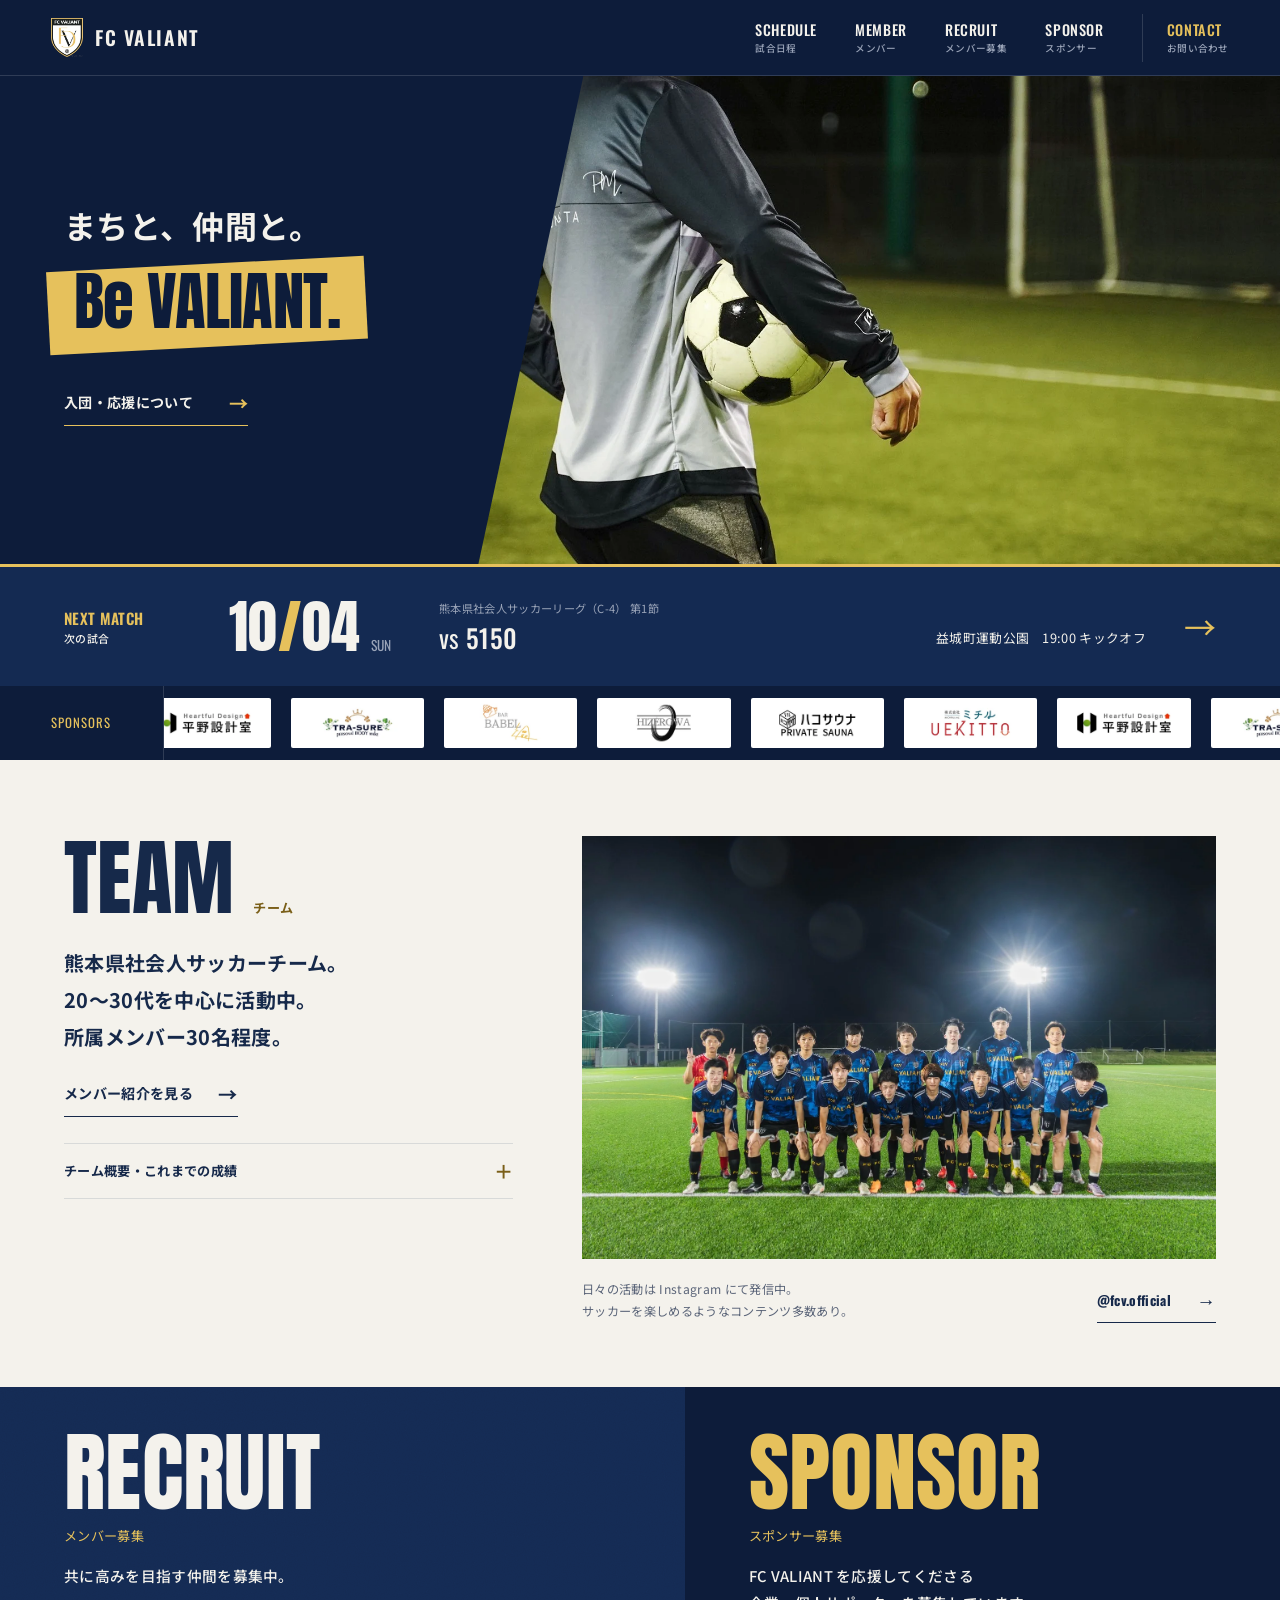
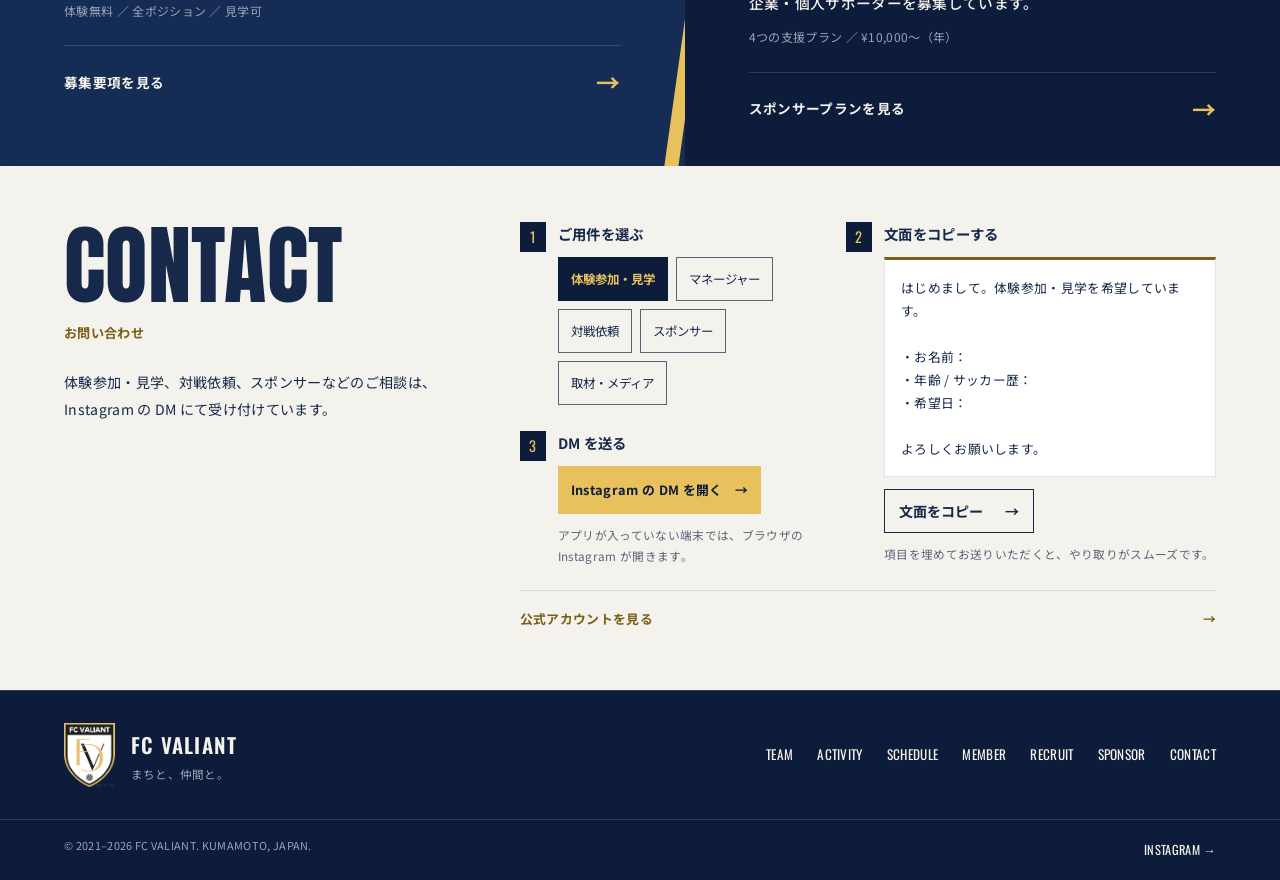
<file: index.html>
<!DOCTYPE html>
<html lang="ja">
<head>
<meta charset="UTF-8" />
<meta name="viewport" content="width=device-width, initial-scale=1.0" />
<title>FC VALIANT | 熊本県社会人サッカーチーム</title>
<meta name="description" content="FC VALIANT（エフシー・ヴァリアント）は熊本県の社会人サッカーチーム。地域の行事に顔を出し、メンバーの転職や資格の相談にのる。まちと仲間の双方から頼られるクラブを目指しています。" />
<meta property="og:title" content="FC VALIANT | 熊本県社会人サッカーチーム" />
<meta property="og:description" content="まちと、仲間と。熊本の社会人サッカーチーム FC VALIANT。" />
<meta property="og:type" content="website" />
<meta name="twitter:card" content="summary_large_image" />
<meta property="og:locale" content="ja_JP" />
<meta property="og:site_name" content="FC VALIANT" />
<meta property="og:url" content="https://fc-valiant-site.vercel.app/" />
<link rel="canonical" href="https://fc-valiant-site.vercel.app/" />
<meta property="og:image" content="https://fc-valiant-site.vercel.app/assets/img/ogp.jpg" />
<link rel="icon" href="assets/img/favicon-64.png" />
<link rel="preconnect" href="https://fonts.googleapis.com" />
<link rel="preconnect" href="https://fonts.gstatic.com" crossorigin />
<link href="https://fonts.googleapis.com/css2?family=Anton&family=Oswald:wght@400;500;600;700&family=Noto+Sans+JP:wght@400;500;700;900&display=swap" rel="stylesheet" />
<script>/* トップの入場アニメーション：1セッションに1回だけ（?intro=1 で強制）。動きを止める設定では出さない */
try{if(!matchMedia("(prefers-reduced-motion: reduce)").matches&&(location.search.indexOf("intro=1")>-1||!sessionStorage.getItem("fcv-intro"))){document.documentElement.classList.add("intro");sessionStorage.setItem("fcv-intro","1")}}catch(e){}</script>
<link rel="stylesheet" href="assets/css/style.css?v=6b449d9a" />
<!-- GA4 start -->
<script async src="https://www.googletagmanager.com/gtag/js?id=G-N5YR1ZRBVX"></script>
<script>
  window.dataLayer = window.dataLayer || [];
  function gtag(){dataLayer.push(arguments);}
  gtag('js', new Date());
  gtag('config', 'G-N5YR1ZRBVX');
</script>
<!-- GA4 end -->
</head>
<body class="page-index">

<a class="skip-link" href="#main">本文へスキップ</a>

<!-- ===== Header ===== -->
<header class="header" id="header">
  <a href="index.html" class="header__brand" aria-label="FC VALIANT ホーム">
    <img src="assets/img/logo.webp" alt="" class="header__logo" width="230" height="289" />
    <span class="header__name">FC VALIANT</span>
  </a>
  <nav class="nav" id="nav" aria-label="メインナビゲーション">
    <a href="schedule.html"><span>SCHEDULE</span><small>試合日程</small></a>
    <a href="member.html"><span>MEMBER</span><small>メンバー</small></a>
    <a href="recruit.html"><span>RECRUIT</span><small>メンバー募集</small></a>
    <a href="sponsor.html"><span>SPONSOR</span><small>スポンサー</small></a>
    <a href="#contact" data-scroll class="nav__cta"><span>CONTACT</span><small>お問い合わせ</small></a>
  </nav>
  <button type="button" class="burger" id="burger" aria-label="メニューを開く" aria-expanded="false" aria-controls="nav">
    <span></span><span></span><span></span>
  </button>
</header>

<main id="main" tabindex="-1">

<!-- 1. 写真・次戦・参加方法。次戦の手動更新箇所はここ1か所 -->
<section class="hero poster-paper" id="top" aria-labelledby="home-title">
  <div class="hero__media">
    <img src="assets/img/hero.webp" alt="ナイター照明の下、ボールを抱えて立つFC VALIANTの選手" class="hero__img" width="1565" height="1046" fetchpriority="high" />
  </div>
  <div class="hero__content" id="heroContent">
    <h1 class="hero__lead" id="home-title">まちと、仲間と。<br><em>Be VALIANT.</em></h1>
    <a href="#join" class="hero__join" data-scroll>入団・応援について <i aria-hidden="true">→</i></a>
  </div>
  <!-- ▼ 次戦：schedule.html の直近試合に手で合わせる（自動同期ではありません）▼ -->
  <a class="hero__next" href="schedule.html">
    <span class="hero__next-kicker">NEXT MATCH<span>次の試合</span></span>
    <span class="hero__next-date"><time datetime="2026-10-04">10<i>/</i>04</time><em>SUN</em></span>
    <span class="hero__next-info">
      <span class="hero__next-comp">熊本県社会人サッカーリーグ（C-4） 第1節</span>
      <span class="hero__next-match">vs <b>5150</b></span>
      <span class="hero__next-meta">益城町運動公園　19:00 キックオフ</span>
    </span>
    <span class="hero__next-arrow" aria-hidden="true">→</span>
  </a>
  <div class="hero__bar">
    <a class="hero__bar-tag" href="sponsor.html">SPONSORS</a>
    <div class="hero__bar-ticker" aria-label="クラブスポンサー">
      <!-- 1組だけ置く。画面幅を埋める複製は main.js の initSponsorMarquee が行う -->
      <div class="hero__bar-track" id="sponsorTrack">
        <span class="sponsor-run"><a class="sponsor-link" href="https://hakosauna.com" target="_blank" rel="noopener" aria-label="ハコサウナ（別タブで開きます）"><img src="assets/img/sponsors/hako-sauna.webp" alt="ハコサウナ" class="sponsor-logo" width="320" height="120" decoding="async" /></a><a class="sponsor-link" href="https://www.instagram.com/uekitto__310" target="_blank" rel="noopener" aria-label="株式会社ミチル UEKITTO（別タブで開きます）"><img src="assets/img/sponsors/uekitto.webp" alt="株式会社ミチル UEKITTO" class="sponsor-logo" width="320" height="120" decoding="async" /></a><a class="sponsor-link" href="https://j-hirano.co.jp" target="_blank" rel="noopener" aria-label="平野設計室（別タブで開きます）"><img src="assets/img/sponsors/hirano-sekkeishitsu.webp" alt="平野設計室" class="sponsor-logo" width="320" height="120" decoding="async" /></a><a class="sponsor-link" href="https://tra-sure.com" target="_blank" rel="noopener" aria-label="TRA-SURE（別タブで開きます）"><img src="assets/img/sponsors/tra-sure.webp" alt="TRA-SURE" class="sponsor-logo" width="320" height="120" decoding="async" /></a><a class="sponsor-link" href="https://www.instagram.com/bar_babel2026" target="_blank" rel="noopener" aria-label="BAR BABEL（別タブで開きます）"><img src="assets/img/sponsors/bar-babel.webp" alt="BAR BABEL" class="sponsor-logo" width="320" height="120" decoding="async" /></a><a class="sponsor-link" href="https://hizerowa.studio.site" target="_blank" rel="noopener" aria-label="HIZEROWA（別タブで開きます）"><img src="assets/img/sponsors/hizerowa.webp" alt="HIZEROWA" class="sponsor-logo" width="320" height="120" decoding="async" /></a></span>
      </div>
    </div>
  </div>
</section>

<!-- 2. チームの顔。実績・概要は開いて読める -->
<section class="club" id="team" aria-labelledby="team-title">
  <div class="club__intro">
    <div class="section-title"><h2 id="team-title">TEAM</h2><p>チーム</p></div>
    <p class="club__lead" data-reveal>熊本県社会人サッカーチーム。<br>20〜30代を中心に活動中。<br>所属メンバー30名程度。</p>
    <a href="member.html" class="text-link">メンバー紹介を見る <i aria-hidden="true">→</i></a>
    <details class="club__details">
      <summary>チーム概要・これまでの成績 <span aria-hidden="true">＋</span></summary>
      <dl class="team__meta">
      <div><dt>CLUB</dt><dd>FC VALIANT</dd></div>
      <div><dt>BASE</dt><dd>熊本県</dd></div>
      <div><dt>FOUNDED</dt><dd>2021年1月</dd></div>
      <div><dt>ACTIVITY</dt><dd>週1回　土または日　20:00〜22:00</dd></div>
      <div><dt>AREA</dt><dd>熊本市・嘉島町・益城町</dd></div>
      <div>
        <dt>RECORD</dt>
        <dd>2022 フットボールパーク御代志 ソサイチお試しリーグ 優勝<br>2023 熊本県社会人リーグ（CL） 2位<br>2024 熊本県社会人リーグ（CL） 3位<br>2025 熊本県社会人リーグ（CL） 3位</dd>
      </div>
    </dl>
    </details>
  </div>
  <div class="club__visual">
    <figure class="club__photo" data-reveal>
      <img src="assets/img/team-group.webp" alt="FC VALIANT チーム集合写真" width="1567" height="1045" loading="lazy" />
    </figure>
    <div class="club__activity" id="activity">
      <p>日々の活動は Instagram にて発信中。<br>サッカーを楽しめるようなコンテンツ多数あり。</p>
      <a href="https://www.instagram.com/fcv.official/" data-ig="profile" target="_blank" rel="noopener" class="text-link"><span data-ig-handle>公式アカウント</span> <i aria-hidden="true">→</i></a>
    </div>
  </div>
</section>

<!-- 3. 二つの関わり方。詳細は各ページへ -->
<section class="join" id="join" aria-label="入団・応援について">
  <a class="join__recruit poster-paper" id="recruit" href="recruit.html">
    <h2>RECRUIT</h2><p class="join__label">メンバー募集</p>
    <p class="join__lead">共に高みを目指す仲間を募集中。</p>
    <p class="join__meta">体験無料 ／ 全ポジション ／ 見学可</p>
    <span class="join__action">募集要項を見る <i aria-hidden="true">→</i></span>
  </a>
  <a class="join__sponsor" id="sponsor" href="sponsor.html">
    <h2>SPONSOR</h2><p class="join__label">スポンサー募集</p>
    <p class="join__lead">FC VALIANT を応援してくださる<br>企業・個人サポーターを募集しています。</p>
    <p class="join__meta">4つの支援プラン ／ ¥10,000〜（年）</p>
    <span class="join__action">スポンサープランを見る <i aria-hidden="true">→</i></span>
  </a>
</section>

<!-- 4. 用件を選ぶ → 文面をコピー → DMを開く -->
<section class="contact" id="contact" aria-labelledby="contact-title">
  <div class="contact__intro">
    <div class="section-title"><h2 id="contact-title">CONTACT</h2><p>お問い合わせ</p></div>
    <p class="contact__lead">体験参加・見学、対戦依頼、スポンサーなどのご相談は、Instagram の DM にて受け付けています。</p>
  </div>
  <div class="dm" data-reveal>
    <ol class="dm__steps">
      <li class="dm__step">
        <span class="dm__no" aria-hidden="true">1</span>
        <div class="dm__body">
          <h3 class="dm__h">ご用件を選ぶ</h3>
          <div class="dm__topics" role="group" aria-label="お問い合わせ種別">
            <button type="button" class="topic-btn" data-topic-btn="体験参加・見学" aria-pressed="true">体験参加・見学</button>
            <button type="button" class="topic-btn" data-topic-btn="マネージャー" aria-pressed="false">マネージャー</button>
            <button type="button" class="topic-btn" data-topic-btn="対戦依頼" aria-pressed="false">対戦依頼</button>
            <button type="button" class="topic-btn" data-topic-btn="スポンサー" aria-pressed="false">スポンサー</button>
            <button type="button" class="topic-btn" data-topic-btn="取材・メディア" aria-pressed="false">取材・メディア</button>
          </div>
        </div>
      </li>

      <li class="dm__step">
        <span class="dm__no" aria-hidden="true">2</span>
        <div class="dm__body">
          <h3 class="dm__h">文面をコピーする</h3>
          <pre class="dm__template" id="dmTemplate">はじめまして。体験参加・見学を希望しています。

・お名前：
・年齢 / サッカー歴：
・希望日：

よろしくお願いします。</pre>
          <button type="button" class="btn btn--ghost dm__copy" id="dmCopy">文面をコピー <i>→</i></button>
          <p class="dm__hint" id="dmCopyNote" role="status">項目を埋めてお送りいただくと、やり取りがスムーズです。</p>
        </div>
      </li>

      <li class="dm__step">
        <span class="dm__no" aria-hidden="true">3</span>
        <div class="dm__body">
          <h3 class="dm__h">DM を送る</h3>
          <a href="https://ig.me/m/fcv.official" data-ig="dm" target="_blank" rel="noopener" class="btn btn--gold dm__send">Instagram の DM を開く <i>→</i></a>
          <p class="dm__hint">アプリが入っていない端末では、ブラウザの Instagram が開きます。</p>
        </div>
      </li>
    </ol>

    <a href="https://www.instagram.com/fcv.official/" data-ig="profile" target="_blank" rel="noopener" class="contact__insta">
      <span>公式アカウントを見る</span><i>→</i>
    </a>
  </div>
</section>

</main>

<!-- ===== Footer ===== -->
<footer class="footer">
  <div class="footer__top">
    <a class="footer__brand" href="index.html">
      <img src="assets/img/logo.webp" alt="" width="230" height="289" />
      <p>FC VALIANT<span>まちと、仲間と。</span></p>
    </a>
    <nav class="footer__nav" aria-label="フッターナビゲーション">
      <a href="index.html#team">TEAM</a>
      <a href="index.html#activity">ACTIVITY</a>
      <a href="schedule.html">SCHEDULE</a>
      <a href="member.html">MEMBER</a>
      <a href="recruit.html">RECRUIT</a>
      <a href="sponsor.html">SPONSOR</a>
      <a href="index.html#contact">CONTACT</a>
    </nav>
  </div>
  <div class="footer__bottom">
    <span>© 2021–2026 FC VALIANT. KUMAMOTO, JAPAN.</span>
    <a href="https://www.instagram.com/fcv.official/" data-ig="profile" target="_blank" rel="noopener">INSTAGRAM →</a>
  </div>
</footer>

<a href="#top" class="totop" id="totop" data-scroll aria-label="ページトップへ">↑</a>

<script src="assets/js/main.js?v=f37acf5a"></script>
</body>
</html>
</file>
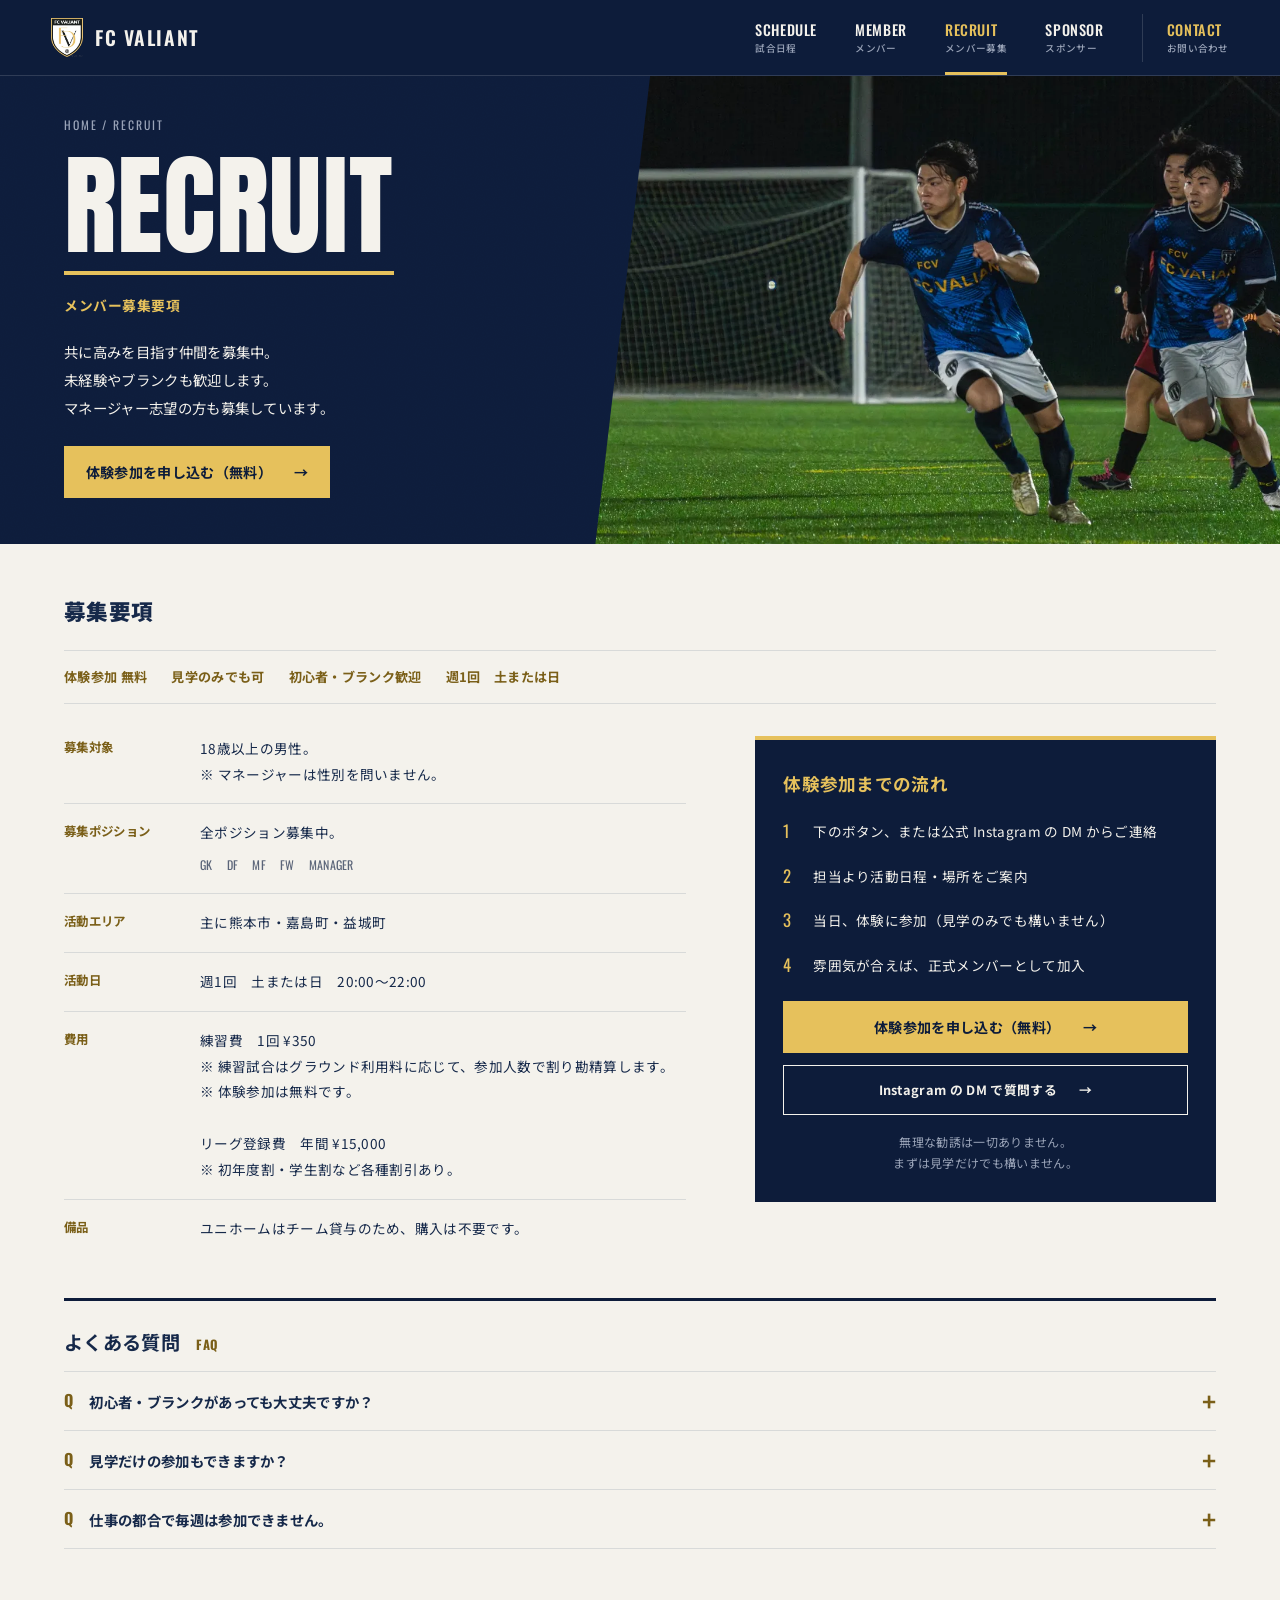
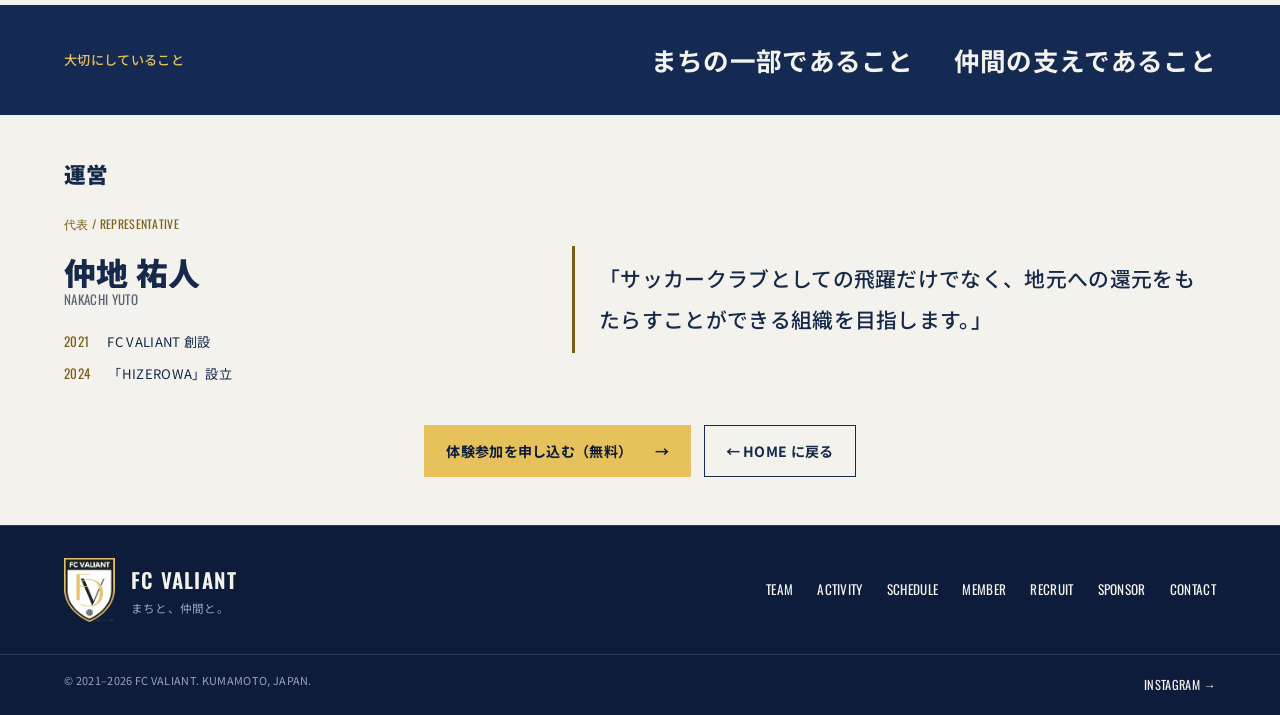
<file: recruit.html>
<!DOCTYPE html>
<html lang="ja">
<head>
<meta charset="UTF-8" />
<meta name="viewport" content="width=device-width, initial-scale=1.0" />
<title>RECRUIT メンバー募集 | FC VALIANT</title>
<meta name="description" content="FC VALIANT（熊本県社会人サッカーチーム）のメンバー募集要項。経験の有無は問いません。マネージャー志望の方も歓迎。体験参加は無料、見学のみでも可。全ポジション募集中。" />
<meta property="og:title" content="RECRUIT メンバー募集 | FC VALIANT" />
<meta property="og:description" content="一緒にボールを蹴る仲間を募集中。経験の有無は問いません。" />
<meta property="og:type" content="website" />
<meta name="twitter:card" content="summary_large_image" />
<meta property="og:locale" content="ja_JP" />
<meta property="og:site_name" content="FC VALIANT" />
<meta property="og:url" content="https://fc-valiant-site.vercel.app/recruit.html" />
<link rel="canonical" href="https://fc-valiant-site.vercel.app/recruit.html" />
<meta property="og:image" content="https://fc-valiant-site.vercel.app/assets/img/ogp.jpg" />
<link rel="icon" href="assets/img/favicon-64.png" />
<link rel="preconnect" href="https://fonts.googleapis.com" />
<link rel="preconnect" href="https://fonts.gstatic.com" crossorigin />
<link href="https://fonts.googleapis.com/css2?family=Anton&family=Oswald:wght@400;500;600;700&family=Noto+Sans+JP:wght@400;500;700;900&display=swap" rel="stylesheet" />
<link rel="stylesheet" href="assets/css/style.css?v=6b449d9a" />
<!-- GA4 start -->
<script async src="https://www.googletagmanager.com/gtag/js?id=G-N5YR1ZRBVX"></script>
<script>
  window.dataLayer = window.dataLayer || [];
  function gtag(){dataLayer.push(arguments);}
  gtag('js', new Date());
  gtag('config', 'G-N5YR1ZRBVX');
</script>
<!-- GA4 end -->
</head>
<body class="page-recruit">

<a class="skip-link" href="#main">本文へスキップ</a>

<!-- ===== Header ===== -->
<header class="header" id="header">
  <a href="index.html" class="header__brand" aria-label="FC VALIANT ホーム">
    <img src="assets/img/logo.webp" alt="" class="header__logo" width="230" height="289" />
    <span class="header__name">FC VALIANT</span>
  </a>
  <nav class="nav" id="nav" aria-label="メインナビゲーション">
    <a href="schedule.html"><span>SCHEDULE</span><small>試合日程</small></a>
    <a href="member.html"><span>MEMBER</span><small>メンバー</small></a>
    <a href="recruit.html" class="is-active" aria-current="page"><span>RECRUIT</span><small>メンバー募集</small></a>
    <a href="sponsor.html"><span>SPONSOR</span><small>スポンサー</small></a>
    <a href="index.html#contact" class="nav__cta"><span>CONTACT</span><small>お問い合わせ</small></a>
  </nav>
  <button type="button" class="burger" id="burger" aria-label="メニューを開く" aria-expanded="false" aria-controls="nav">
    <span></span><span></span><span></span>
  </button>
</header>

<main id="main" tabindex="-1">

<!-- ===== Sub hero ===== -->
<section class="subhero subhero--recruit poster-paper" id="top">
  <div class="subhero__copy">
  <p class="subhero__crumb"><a href="index.html">HOME</a> <span aria-hidden="true">/</span> RECRUIT</p>
  <h1 class="subhero__en">RECRUIT</h1>
  <p class="subhero__ja">メンバー募集要項</p>
  <p class="subhero__lead">共に高みを目指す仲間を募集中。<br>未経験やブランクも歓迎します。<br>マネージャー志望の方も募集しています。</p>
  <a href="index.html?topic=体験参加・見学#contact" class="btn btn--gold">体験参加を申し込む（無料） <i aria-hidden="true">→</i></a>
  </div>
  <figure class="subhero__photo"><img src="assets/img/act-04.webp" alt="試合中に走り出すFC VALIANTの選手たち" width="1200" height="800" fetchpriority="high" /></figure>
</section>

<!-- ===== Recruit =====
     ▼▼▼ プレースホルダー：募集対象・ポジション・練習日時・会費（月額◯,◯◯◯円）・持ち物・FAQの回答は
     仮の内容です。実際の運用に合わせて差し替えてください。 ▼▼▼ -->
<section class="recruit recruit--page" aria-labelledby="recruit-spec-title">
  <h2 class="compact-title" id="recruit-spec-title">募集要項</h2>

  <ul class="recruit__badges" data-reveal aria-label="参加しやすいポイント">
    <li>体験参加 無料</li>
    <li>見学のみでも可</li>
    <li>初心者・ブランク歓迎</li>
    <li>週1回　土または日</li>
  </ul>

  <div class="recruit__grid">
    <dl class="recruit__spec">
      <div data-reveal>
        <dt>募集対象</dt>
        <dd>18歳以上の男性。<br>※ マネージャーは性別を問いません。</dd>
      </div>
      <div data-reveal>
        <dt>募集ポジション</dt>
        <dd>全ポジション募集中。
          <span class="recruit__pos">
            <span>GK</span><span>DF</span><span>MF</span><span>FW</span><span>MANAGER</span>
          </span>
        </dd>
      </div>
      <div data-reveal>
        <dt>活動エリア</dt>
        <dd>主に熊本市・嘉島町・益城町</dd>
      </div>
      <div data-reveal>
        <dt>活動日</dt>
        <dd>週1回　土または日　20:00〜22:00</dd>
      </div>
      <div data-reveal>
        <dt>費用</dt>
        <dd>練習費　1回 ¥350<br>※ 練習試合はグラウンド利用料に応じて、参加人数で割り勘精算します。<br>※ 体験参加は無料です。<br><br>リーグ登録費　年間 ¥15,000<br>※ 初年度割・学生割など各種割引あり。</dd>
      </div>
      <div data-reveal>
        <dt>備品</dt>
        <dd>ユニホームはチーム貸与のため、購入は不要です。</dd>
      </div>
    </dl>

    <aside class="recruit__aside" data-reveal>
      <h3>体験参加までの流れ</h3>
      <ol class="recruit__steps">
        <li>下のボタン、または公式 Instagram の DM からご連絡</li>
        <li>担当より活動日程・場所をご案内</li>
        <li>当日、体験に参加（見学のみでも構いません）</li>
        <li>雰囲気が合えば、正式メンバーとして加入</li>
      </ol>
      <a href="index.html?topic=体験参加・見学#contact" class="btn btn--gold btn--block">体験参加を申し込む（無料） <i>→</i></a>
      <a href="https://ig.me/m/fcv.official" data-ig="dm" target="_blank" rel="noopener" class="btn btn--ghost btn--block recruit__dm">Instagram の DM で質問する <i>→</i></a>
      <p class="recruit__assure">無理な勧誘は一切ありません。<br>まずは見学だけでも構いません。</p>
    </aside>
  </div>

  <!-- ▼ FAQ：回答内容はプレースホルダーです。実際の運用（用具貸出の有無など）に合わせて差し替えてください ▼ -->
  <div class="recruit__faq">
    <h3 class="recruit__faq-title" data-reveal>よくある質問 <span>FAQ</span></h3>
    <details class="faq" data-reveal>
      <summary><span class="faq__q" aria-hidden="true">Q</span>初心者・ブランクがあっても大丈夫ですか？</summary>
      <div class="faq__a"><p>歓迎します。経験年数やレベルは問いません。まずは体験で雰囲気を確かめてください。</p></div>
    </details>
    <details class="faq" data-reveal>
      <summary><span class="faq__q" aria-hidden="true">Q</span>見学だけの参加もできますか？</summary>
      <div class="faq__a"><p>可能です。プレーせずに見学されるだけでも構いません。日程はお問い合わせいただければご案内します。</p></div>
    </details>
    <details class="faq" data-reveal>
      <summary><span class="faq__q" aria-hidden="true">Q</span>仕事の都合で毎週は参加できません。</summary>
      <div class="faq__a"><p>問題ありません。メンバーの多くが仕事や家庭と両立しながら活動しています。参加できるときに参加する形で構いません。</p></div>
    </details>
  </div>
</section>

<!-- ===== Vision：READMEで確定した2つの見出し ===== -->
<section class="club-values" id="vision" aria-labelledby="vision-title">
  <h2 id="vision-title">大切にしていること</h2>
  <div><h3>まちの一部であること</h3><h3>仲間の支えであること</h3></div>
</section>

<!-- ===== Staff（代表）===== -->
<section class="staff" id="staff">
  <h2 class="compact-title">運営</h2>
  <div class="staff__card" data-reveal>
    <div class="staff__role">代表 / REPRESENTATIVE</div>
    <h3 class="staff__name" data-anim="chars">仲地 祐人</h3>
    <p class="staff__romaji">NAKACHI YUTO</p>
    <ul class="staff__career">
      
      <li><span>2021</span>FC VALIANT 創設</li>
      <li><span>2024</span>「HIZEROWA」設立</li>
    </ul>
    <p class="staff__quote">「サッカークラブとしての飛躍だけでなく、地元への還元をもたらすことができる組織を目指します。」</p>
  </div>

  <div class="page-cta" data-reveal>
    <a href="index.html?topic=体験参加・見学#contact" class="btn btn--gold">体験参加を申し込む（無料） <i>→</i></a>
    <a href="index.html" class="btn btn--ghost">← HOME に戻る</a>
  </div>
</section>

</main>

<!-- ===== Footer ===== -->
<footer class="footer">
  <div class="footer__top">
    <a class="footer__brand" href="index.html">
      <img src="assets/img/logo.webp" alt="" width="230" height="289" />
      <p>FC VALIANT<span>まちと、仲間と。</span></p>
    </a>
    <nav class="footer__nav" aria-label="フッターナビゲーション">
      <a href="index.html#team">TEAM</a>
      <a href="index.html#activity">ACTIVITY</a>
      <a href="schedule.html">SCHEDULE</a>
      <a href="member.html">MEMBER</a>
      <a href="recruit.html">RECRUIT</a>
      <a href="sponsor.html">SPONSOR</a>
      <a href="index.html#contact">CONTACT</a>
    </nav>
  </div>
  <div class="footer__bottom">
    <span>© 2021–2026 FC VALIANT. KUMAMOTO, JAPAN.</span>
    <a href="https://www.instagram.com/fcv.official/" data-ig="profile" target="_blank" rel="noopener">INSTAGRAM →</a>
  </div>
</footer>

<a href="#top" class="totop" id="totop" data-scroll aria-label="ページトップへ">↑</a>

<script src="assets/js/main.js?v=f37acf5a"></script>
</body>
</html>
</file>
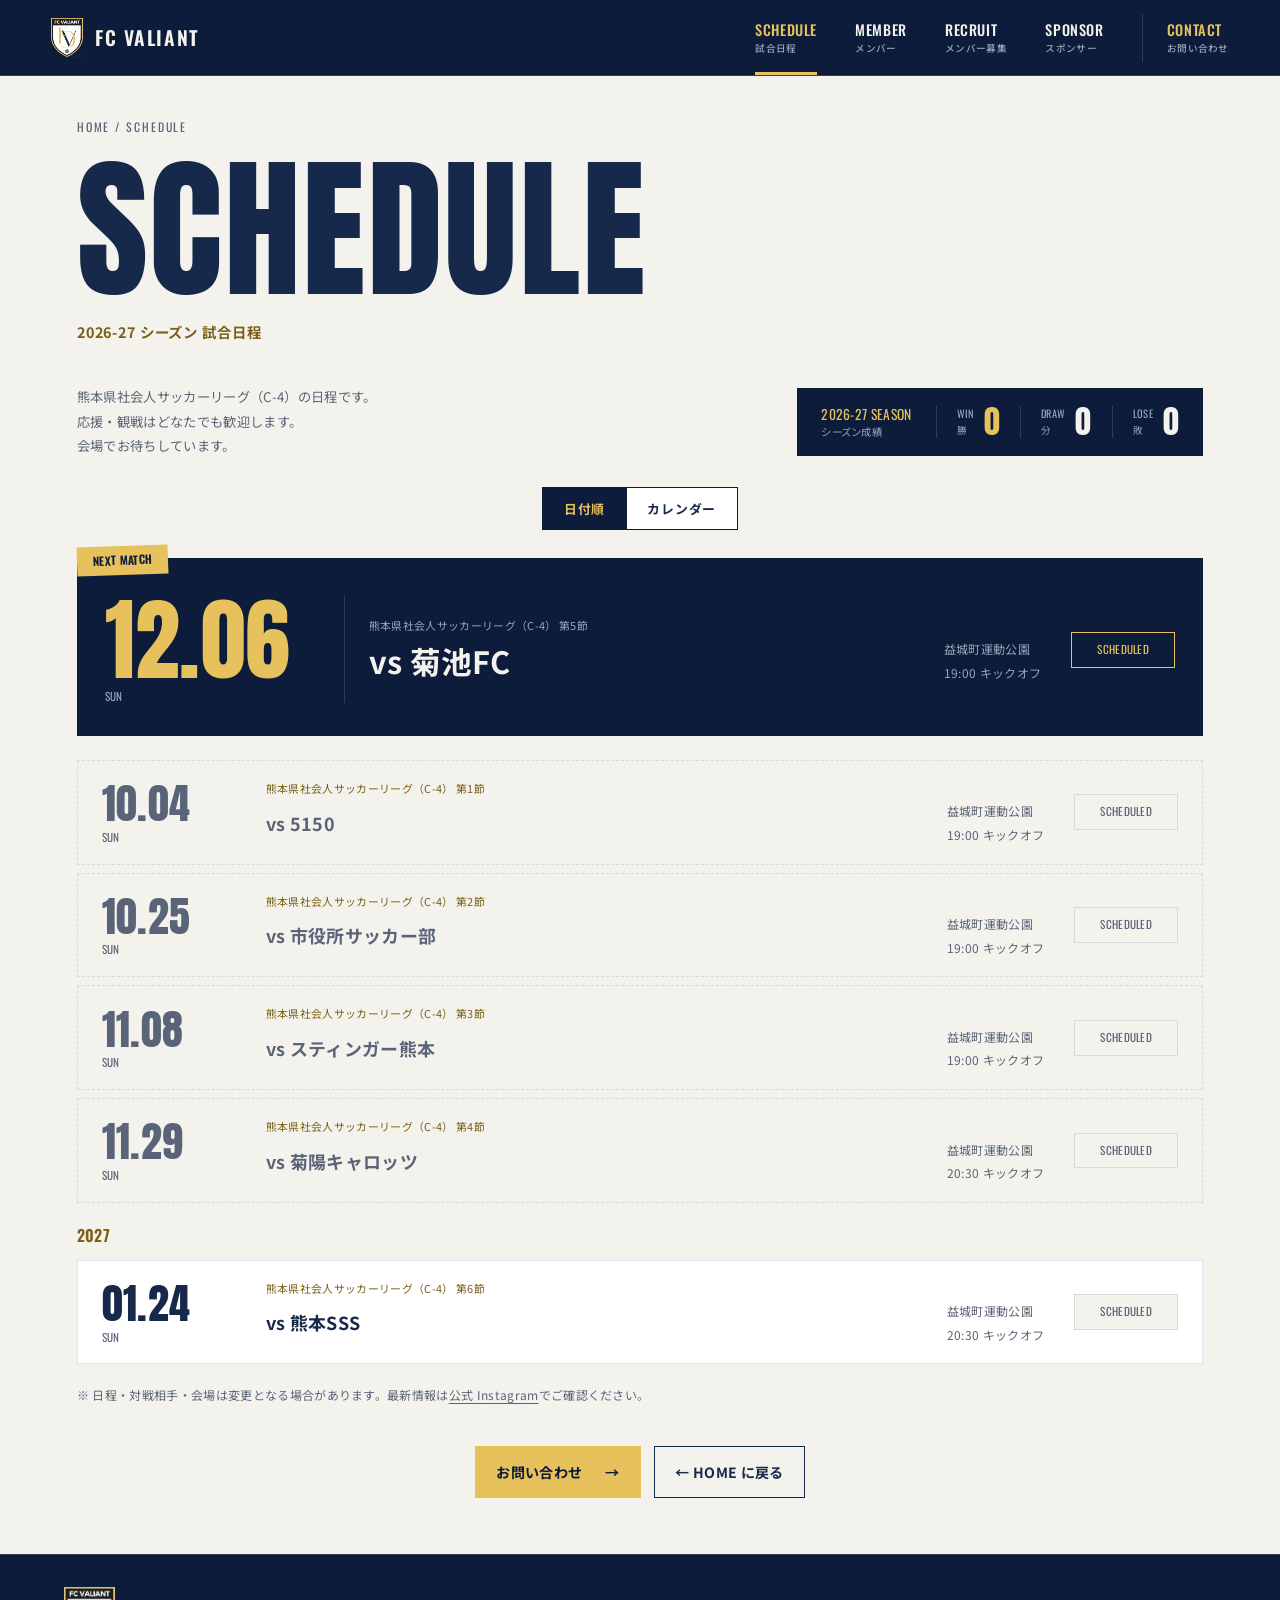
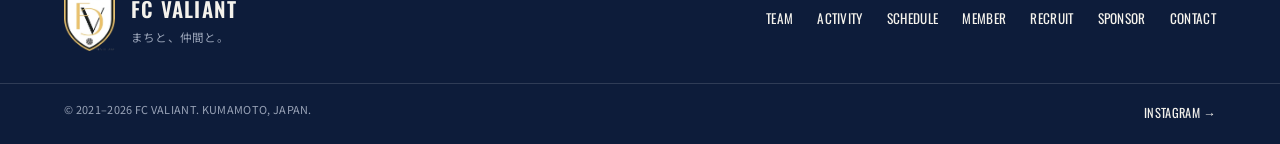
<file: schedule.html>
<!DOCTYPE html>
<html lang="ja">
<head>
<meta charset="UTF-8" />
<meta name="viewport" content="width=device-width, initial-scale=1.0" />
<title>SCHEDULE 試合日程 | FC VALIANT</title>
<meta name="description" content="FC VALIANT（熊本県社会人サッカーチーム）の2026-27シーズン試合日程。熊本県社会人サッカーリーグ（C-4）。観戦はどなたでも歓迎します。" />
<meta property="og:title" content="SCHEDULE | FC VALIANT" />
<meta property="og:description" content="FC VALIANT の 2026-27 シーズン試合日程。観戦はどなたでも歓迎します。" />
<meta property="og:type" content="website" />
<meta name="twitter:card" content="summary_large_image" />
<meta property="og:locale" content="ja_JP" />
<meta property="og:site_name" content="FC VALIANT" />
<meta property="og:url" content="https://fc-valiant-site.vercel.app/schedule.html" />
<link rel="canonical" href="https://fc-valiant-site.vercel.app/schedule.html" />
<meta property="og:image" content="https://fc-valiant-site.vercel.app/assets/img/ogp.jpg" />
<link rel="icon" href="assets/img/favicon-64.png" />
<link rel="preconnect" href="https://fonts.googleapis.com" />
<link rel="preconnect" href="https://fonts.gstatic.com" crossorigin />
<link href="https://fonts.googleapis.com/css2?family=Anton&family=Oswald:wght@400;500;600;700&family=Noto+Sans+JP:wght@400;500;700;900&display=swap" rel="stylesheet" />
<link rel="stylesheet" href="assets/css/style.css?v=6b449d9a" />
<!-- GA4 start -->
<script async src="https://www.googletagmanager.com/gtag/js?id=G-N5YR1ZRBVX"></script>
<script>
  window.dataLayer = window.dataLayer || [];
  function gtag(){dataLayer.push(arguments);}
  gtag('js', new Date());
  gtag('config', 'G-N5YR1ZRBVX');
</script>
<!-- GA4 end -->
</head>
<body class="page-schedule">

<a class="skip-link" href="#main">本文へスキップ</a>

<!-- ===== Header ===== -->
<header class="header" id="header">
  <a href="index.html" class="header__brand" aria-label="FC VALIANT ホーム">
    <img src="assets/img/logo.webp" alt="" class="header__logo" width="230" height="289" />
    <span class="header__name">FC VALIANT</span>
  </a>
  <nav class="nav" id="nav" aria-label="メインナビゲーション">
    <a href="schedule.html" class="is-active" aria-current="page"><span>SCHEDULE</span><small>試合日程</small></a>
    <a href="member.html"><span>MEMBER</span><small>メンバー</small></a>
    <a href="recruit.html"><span>RECRUIT</span><small>メンバー募集</small></a>
    <a href="sponsor.html"><span>SPONSOR</span><small>スポンサー</small></a>
    <a href="index.html#contact" class="nav__cta"><span>CONTACT</span><small>お問い合わせ</small></a>
  </nav>
  <button type="button" class="burger" id="burger" aria-label="メニューを開く" aria-expanded="false" aria-controls="nav">
    <span></span><span></span><span></span>
  </button>
</header>

<main id="main" tabindex="-1">

<!-- ===== Sub hero ===== -->
<section class="subhero subhero--schedule poster-paper" id="top">
  <p class="subhero__crumb"><a href="index.html">HOME</a> <span aria-hidden="true">/</span> SCHEDULE</p>
  <h1 class="subhero__en">SCHEDULE</h1>
  <p class="subhero__ja">2026-27 シーズン 試合日程</p>
</section>

<!-- ===== Schedule =====
     現行6試合を保持。time[datetime] と結果バッジから次戦・成績を自動判定。
     トップの次戦は index.html の .hero__next 1か所を手動更新。 -->
<section class="schedule schedule--page">

  <div class="schedule__summary">
  <p class="schedule__lead" data-anim="lines">熊本県社会人サッカーリーグ（C-4）の日程です。<br>応援・観戦はどなたでも歓迎します。<br>会場でお待ちしています。</p>
  <!-- シーズン成績サマリ（JSが結果バッジから自動集計。JS無効時は非表示） -->
  <div class="season" id="seasonSummary" hidden data-reveal>
    <p class="season__title">2026-27 SEASON<span>シーズン成績</span></p>
    <dl class="season__stats">
      <div class="season__stat season__stat--win"><dt>WIN<i>勝</i></dt><dd data-season="win">0</dd></div>
      <div class="season__stat"><dt>DRAW<i>分</i></dt><dd data-season="draw">0</dd></div>
      <div class="season__stat"><dt>LOSE<i>敗</i></dt><dd data-season="lose">0</dd></div>
    </dl>
  </div>

  </div>

  <!-- 表示切替：日付順のリスト／月ごとのカレンダー（中身はどちらも #fixtures から JS が作る） -->
  <div class="sview" id="schedView" role="group" aria-label="表示の切り替え" data-reveal>
    <button type="button" class="sview__btn is-on" data-view="list" aria-pressed="true">日付順</button>
    <button type="button" class="sview__btn" data-view="calendar" aria-pressed="false">カレンダー</button>
  </div>

  <div class="calendar" id="calendar" hidden></div>

  <div class="fixtures" id="fixtures">

    <div class="fixture" data-reveal>
      <time class="fixture__date" datetime="2026-10-04"><b>10.04</b><span>SUN</span></time>
      <div class="fixture__body">
        <span class="fixture__comp">熊本県社会人サッカーリーグ（C-4） 第1節</span>
        <span class="fixture__match">vs 5150</span>
        <span class="fixture__venue">益城町運動公園</span>
        <span class="fixture__ko">19:00 キックオフ</span>
      </div>
      <span class="fixture__status fixture__status--scheduled">SCHEDULED</span>
    </div>

    <div class="fixture" data-reveal>
      <time class="fixture__date" datetime="2026-10-25"><b>10.25</b><span>SUN</span></time>
      <div class="fixture__body">
        <span class="fixture__comp">熊本県社会人サッカーリーグ（C-4） 第2節</span>
        <span class="fixture__match">vs 市役所サッカー部</span>
        <span class="fixture__venue">益城町運動公園</span>
        <span class="fixture__ko">19:00 キックオフ</span>
      </div>
      <span class="fixture__status fixture__status--scheduled">SCHEDULED</span>
    </div>

    <div class="fixture" data-reveal>
      <time class="fixture__date" datetime="2026-11-08"><b>11.08</b><span>SUN</span></time>
      <div class="fixture__body">
        <span class="fixture__comp">熊本県社会人サッカーリーグ（C-4） 第3節</span>
        <span class="fixture__match">vs スティンガー熊本</span>
        <span class="fixture__venue">益城町運動公園</span>
        <span class="fixture__ko">19:00 キックオフ</span>
      </div>
      <span class="fixture__status fixture__status--scheduled">SCHEDULED</span>
    </div>

    <div class="fixture" data-reveal>
      <time class="fixture__date" datetime="2026-11-29"><b>11.29</b><span>SUN</span></time>
      <div class="fixture__body">
        <span class="fixture__comp">熊本県社会人サッカーリーグ（C-4） 第4節</span>
        <span class="fixture__match">vs 菊陽キャロッツ</span>
        <span class="fixture__venue">益城町運動公園</span>
        <span class="fixture__ko">20:30 キックオフ</span>
      </div>
      <span class="fixture__status fixture__status--scheduled">SCHEDULED</span>
    </div>

    <div class="fixture" data-reveal>
      <time class="fixture__date" datetime="2026-12-06"><b>12.06</b><span>SUN</span></time>
      <div class="fixture__body">
        <span class="fixture__comp">熊本県社会人サッカーリーグ（C-4） 第5節</span>
        <span class="fixture__match">vs 菊池FC</span>
        <span class="fixture__venue">益城町運動公園</span>
        <span class="fixture__ko">19:00 キックオフ</span>
      </div>
      <span class="fixture__status fixture__status--scheduled">SCHEDULED</span>
    </div>

    <p class="fixtures__year" data-reveal>2027</p>

    <div class="fixture" data-reveal>
      <time class="fixture__date" datetime="2027-01-24"><b>01.24</b><span>SUN</span></time>
      <div class="fixture__body">
        <span class="fixture__comp">熊本県社会人サッカーリーグ（C-4） 第6節</span>
        <span class="fixture__match">vs 熊本SSS</span>
        <span class="fixture__venue">益城町運動公園</span>
        <span class="fixture__ko">20:30 キックオフ</span>
      </div>
      <span class="fixture__status fixture__status--scheduled">SCHEDULED</span>
    </div>
  </div>
  <p class="schedule__note" data-reveal>※ 日程・対戦相手・会場は変更となる場合があります。最新情報は<a href="https://www.instagram.com/fcv.official/" data-ig="profile" target="_blank" rel="noopener">公式 Instagram</a>でご確認ください。</p>

  <div class="page-cta" data-reveal>
    <a href="index.html#contact" class="btn btn--gold">お問い合わせ <i>→</i></a>
    <a href="index.html" class="btn btn--ghost">← HOME に戻る</a>
  </div>
</section>

</main>

<!-- ===== Footer ===== -->
<footer class="footer">
  <div class="footer__top">
    <a class="footer__brand" href="index.html">
      <img src="assets/img/logo.webp" alt="" width="230" height="289" />
      <p>FC VALIANT<span>まちと、仲間と。</span></p>
    </a>
    <nav class="footer__nav" aria-label="フッターナビゲーション">
      <a href="index.html#team">TEAM</a>
      <a href="index.html#activity">ACTIVITY</a>
      <a href="schedule.html">SCHEDULE</a>
      <a href="member.html">MEMBER</a>
      <a href="recruit.html">RECRUIT</a>
      <a href="sponsor.html">SPONSOR</a>
      <a href="index.html#contact">CONTACT</a>
    </nav>
  </div>
  <div class="footer__bottom">
    <span>© 2021–2026 FC VALIANT. KUMAMOTO, JAPAN.</span>
    <a href="https://www.instagram.com/fcv.official/" data-ig="profile" target="_blank" rel="noopener">INSTAGRAM →</a>
  </div>
</footer>

<a href="#top" class="totop" id="totop" data-scroll aria-label="ページトップへ">↑</a>

<script src="assets/js/main.js?v=f37acf5a"></script>
</body>
</html>
</file>
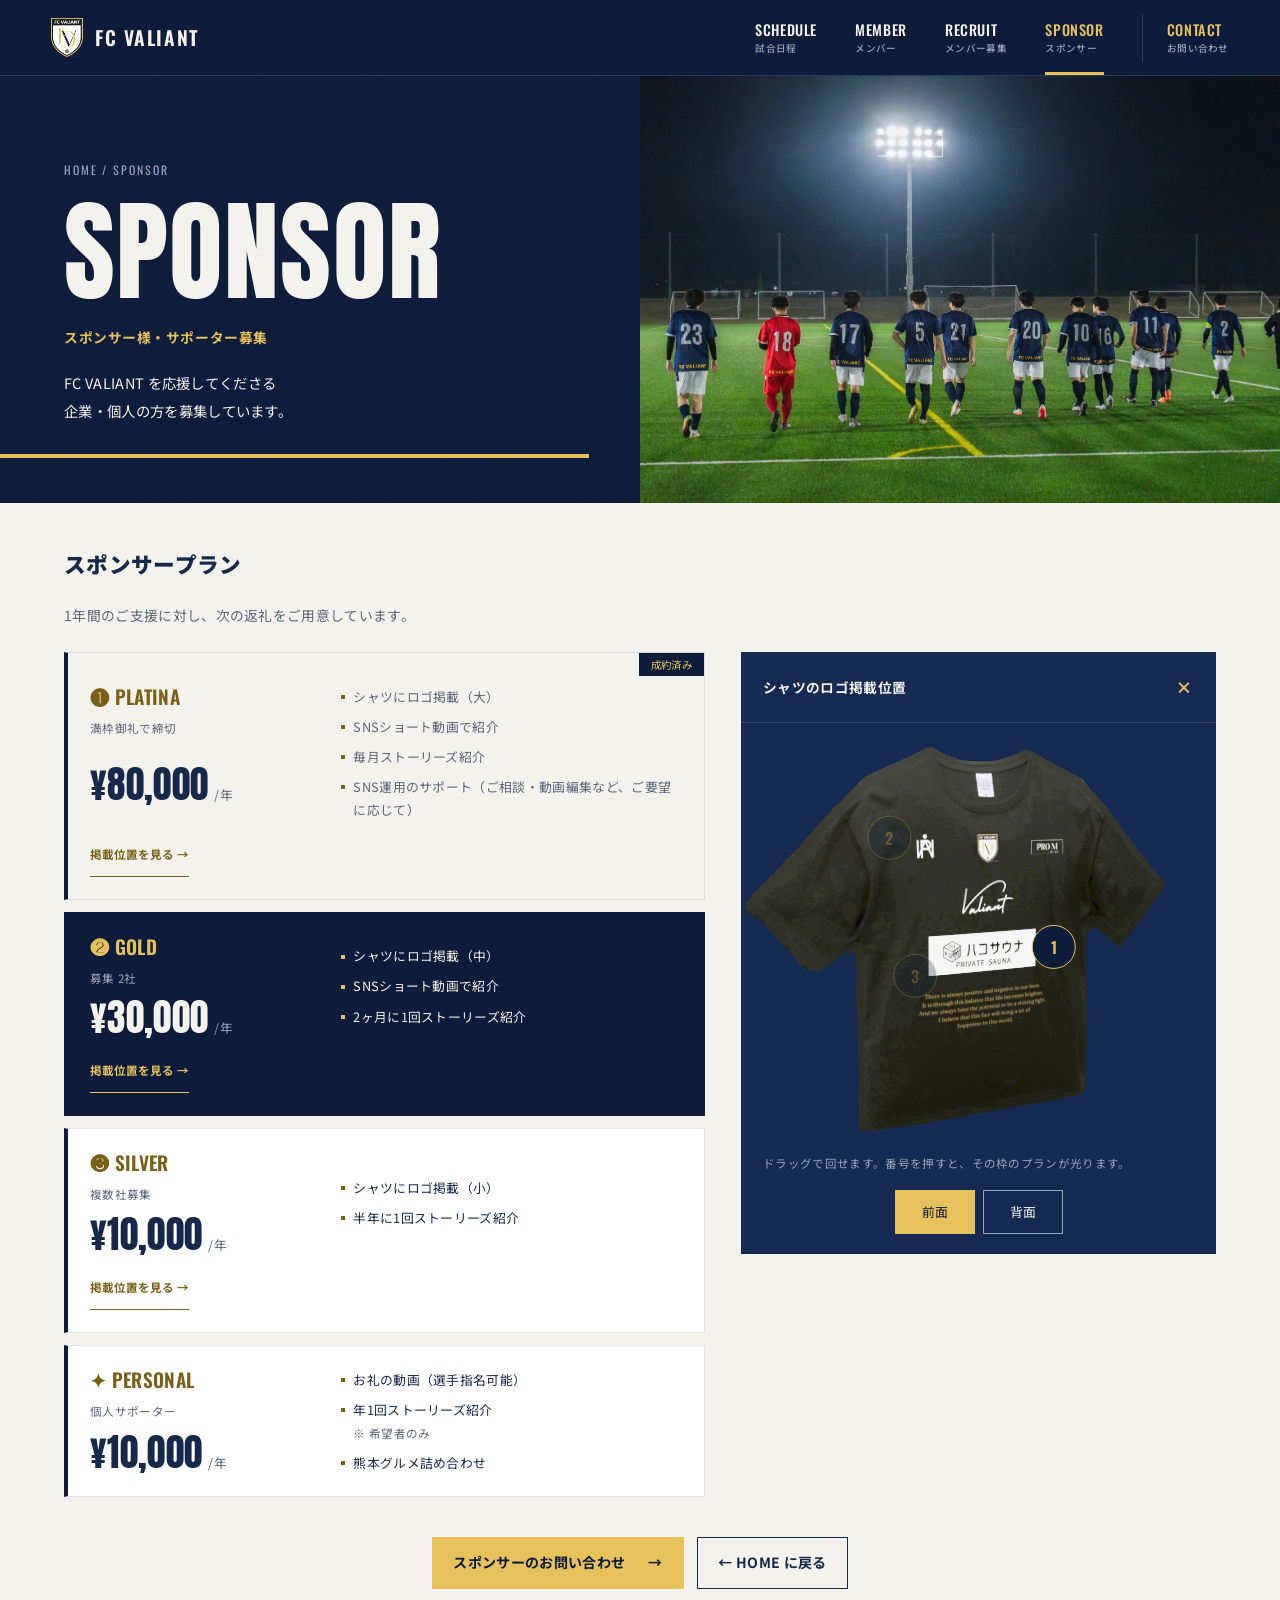
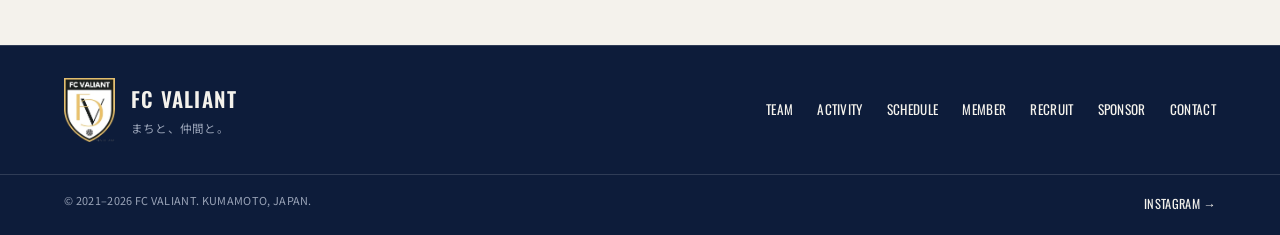
<file: sponsor.html>
<!DOCTYPE html>
<html lang="ja">
<head>
<meta charset="UTF-8" />
<meta name="viewport" content="width=device-width, initial-scale=1.0" />
<title>SPONSOR スポンサー募集 | FC VALIANT</title>
<meta name="description" content="FC VALIANT（熊本県社会人サッカーチーム）のスポンサー・サポーター募集。PLATINUM / GOLD / SILVER / PERSONAL の4プラン。年¥10,000から。FC VALIANT を応援してくださる企業・個人の方を募集しています。" />
<meta property="og:title" content="SPONSOR スポンサー募集 | FC VALIANT" />
<meta property="og:description" content="FC VALIANT を応援してくださる企業・個人サポーターを募集中。" />
<meta property="og:type" content="website" />
<meta name="twitter:card" content="summary_large_image" />
<meta property="og:locale" content="ja_JP" />
<meta property="og:site_name" content="FC VALIANT" />
<meta property="og:url" content="https://fc-valiant-site.vercel.app/sponsor.html" />
<link rel="canonical" href="https://fc-valiant-site.vercel.app/sponsor.html" />
<meta property="og:image" content="https://fc-valiant-site.vercel.app/assets/img/ogp.jpg" />
<link rel="icon" href="assets/img/favicon-64.png" />
<link rel="preconnect" href="https://fonts.googleapis.com" />
<link rel="preconnect" href="https://fonts.gstatic.com" crossorigin />
<link href="https://fonts.googleapis.com/css2?family=Anton&family=Oswald:wght@400;500;600;700&family=Noto+Sans+JP:wght@400;500;700;900&display=swap" rel="stylesheet" />
<link rel="stylesheet" href="assets/css/style.css?v=6b449d9a" />
  <script type="module" src="assets/vendor/model-viewer-4.3.1.min.js"></script>
<!-- GA4 start -->
<script async src="https://www.googletagmanager.com/gtag/js?id=G-N5YR1ZRBVX"></script>
<script>
  window.dataLayer = window.dataLayer || [];
  function gtag(){dataLayer.push(arguments);}
  gtag('js', new Date());
  gtag('config', 'G-N5YR1ZRBVX');
</script>
<!-- GA4 end -->
</head>
<body class="page-sponsor">

<a class="skip-link" href="#main">本文へスキップ</a>

<!-- ===== Header ===== -->
<header class="header" id="header">
  <a href="index.html" class="header__brand" aria-label="FC VALIANT ホーム">
    <img src="assets/img/logo.webp" alt="" class="header__logo" width="230" height="289" />
    <span class="header__name">FC VALIANT</span>
  </a>
  <nav class="nav" id="nav" aria-label="メインナビゲーション">
    <a href="schedule.html"><span>SCHEDULE</span><small>試合日程</small></a>
    <a href="member.html"><span>MEMBER</span><small>メンバー</small></a>
    <a href="recruit.html"><span>RECRUIT</span><small>メンバー募集</small></a>
    <a href="sponsor.html" class="is-active" aria-current="page"><span>SPONSOR</span><small>スポンサー</small></a>
    <a href="index.html#contact" class="nav__cta"><span>CONTACT</span><small>お問い合わせ</small></a>
  </nav>
  <button type="button" class="burger" id="burger" aria-label="メニューを開く" aria-expanded="false" aria-controls="nav">
    <span></span><span></span><span></span>
  </button>
</header>

<main id="main" tabindex="-1">

<!-- ===== Sub hero ===== -->
<section class="subhero subhero--sponsor poster-paper" id="top">
  <div class="subhero__copy">
  <p class="subhero__crumb"><a href="index.html">HOME</a> <span aria-hidden="true">/</span> SPONSOR</p>
  <h1 class="subhero__en">SPONSOR</h1>
  <p class="subhero__ja">スポンサー様・サポーター募集</p>
  <p class="subhero__lead">FC VALIANT を応援してくださる<br>企業・個人の方を募集しています。</p>
  </div>
  <figure class="subhero__photo"><img src="assets/img/stats-bg.webp" alt="ナイターのピッチへ歩くFC VALIANTの選手たち" width="1567" height="1045" fetchpriority="high" /></figure>
</section>

<!-- ===== Sponsor =====
     ▼▼▼ プレースホルダー：金額・返礼内容・募集枠は仮の内容です。実際の条件に合わせて差し替えてください。 ▼▼▼ -->
<section class="sponsor sponsor--page" aria-labelledby="plans-title">
  <h2 class="compact-title" id="plans-title">スポンサープラン</h2>
  <p class="sponsor__lead">1年間のご支援に対し、次の返礼をご用意しています。</p>


  <div class="sponsor__layout">
  <div class="plans">
    <article data-plan="platina" class="plan plan--platinum is-closed" data-reveal>
      <span class="plan__tag">成約済み</span>
      <div class="plan__head">
        <span class="plan__rank">❶ PLATINA</span>
        <span class="plan__limit">満枠御礼で締切</span>
      </div>
      <p class="plan__price">¥80,000<small>/年</small></p>
      <ul class="plan__list">
        <li>シャツにロゴ掲載（大）</li>
        <li>SNSショート動画で紹介</li>
        <li>毎月ストーリーズ紹介</li>
        <li>SNS運用のサポート（ご相談・動画編集など、ご要望に応じて）</li>
      </ul>
    </article>

    <article data-plan="gold" class="plan plan--gold" data-reveal>
      <div class="plan__head">
        <span class="plan__rank">❷ GOLD</span>
        <span class="plan__limit">募集 2社</span>
      </div>
      <p class="plan__price">¥30,000<small>/年</small></p>
      <ul class="plan__list">
        <li>シャツにロゴ掲載（中）</li>
        <li>SNSショート動画で紹介</li>
        <li>2ヶ月に1回ストーリーズ紹介</li>
      </ul>
    </article>

    <article data-plan="silver" class="plan plan--silver" data-reveal>
      <div class="plan__head">
        <span class="plan__rank">❸ SILVER</span>
        <span class="plan__limit">複数社募集</span>
      </div>
      <p class="plan__price">¥10,000<small>/年</small></p>
      <ul class="plan__list">
        <li>シャツにロゴ掲載（小）</li>
        <li>半年に1回ストーリーズ紹介</li>
      </ul>
    </article>

    <article class="plan plan--personal" data-reveal>
      <div class="plan__head">
        <span class="plan__rank">✦ PERSONAL</span>
        <span class="plan__limit">個人サポーター</span>
      </div>
      <p class="plan__price">¥10,000<small>/年</small></p>
      <ul class="plan__list">
        <li>お礼の動画（選手指名可能）</li>
        <li>年1回ストーリーズ紹介<br><small>※ 希望者のみ</small></li>
        <li>熊本グルメ詰め合わせ</li>
      </ul>
    </article>
  </div>

  <details class="sponsor__model" open>
    <summary>シャツのロゴ掲載位置 <span aria-hidden="true">＋</span></summary>
    <!-- ===== 掲載枠の3Dビュー ===== -->
  <div class="jersey" data-reveal>
    <div class="jersey__stage">
      <model-viewer
        id="jerseyView"
        src="assets/models/tee.glb"
        alt="スポンサーロゴの掲載位置を示すチームTシャツの3Dモデル"
        camera-controls touch-action="pan-y"
        interaction-prompt="none"
        shadow-intensity="0" exposure="1.0" interpolation-decay="120"
        camera-orbit="-58deg 84deg auto" field-of-view="30deg"
        min-camera-orbit="auto 25deg auto" max-camera-orbit="auto 150deg auto"
        disable-tap>
        <button type="button" class="jersey__hot" slot="hotspot-1"
          data-position="0.53 -0.08 0.135" data-normal="0 0 1"
          data-plan="platina" aria-label="掲載枠1 前面 大 プラチナ">1</button>
        <button type="button" class="jersey__hot" slot="hotspot-2"
          data-position="-0.60 0.71 -0.135" data-normal="0 0 -1"
          data-plan="gold" aria-label="掲載枠2 背面上部 中 ゴールド">2</button>
        <button type="button" class="jersey__hot" slot="hotspot-3"
          data-position="-0.43 -0.26 -0.135" data-normal="0 0 -1"
          data-plan="silver" aria-label="掲載枠3 背面 小 シルバー">3</button>
      </model-viewer>
      <p class="jersey__hint">ドラッグで回せます。番号を押すと、その枠のプランが光ります。</p>
    </div>
    <div class="jersey__ctrl">
      <button type="button" class="jersey__btn is-on" data-view="front" aria-pressed="true">前面</button>
      <button type="button" class="jersey__btn" data-view="back" aria-pressed="false">背面</button>
    </div>
  </div>
  </details>
  </div>

  <div class="page-cta" data-reveal>
    <a href="index.html?topic=スポンサー#contact" class="btn btn--gold">スポンサーのお問い合わせ <i>→</i></a>
    <a href="index.html" class="btn btn--ghost">← HOME に戻る</a>
  </div>
</section>

</main>

<!-- ===== Footer ===== -->
<footer class="footer">
  <div class="footer__top">
    <a class="footer__brand" href="index.html">
      <img src="assets/img/logo.webp" alt="" width="230" height="289" />
      <p>FC VALIANT<span>まちと、仲間と。</span></p>
    </a>
    <nav class="footer__nav" aria-label="フッターナビゲーション">
      <a href="index.html#team">TEAM</a>
      <a href="index.html#activity">ACTIVITY</a>
      <a href="schedule.html">SCHEDULE</a>
      <a href="member.html">MEMBER</a>
      <a href="recruit.html">RECRUIT</a>
      <a href="sponsor.html">SPONSOR</a>
      <a href="index.html#contact">CONTACT</a>
    </nav>
  </div>
  <div class="footer__bottom">
    <span>© 2021–2026 FC VALIANT. KUMAMOTO, JAPAN.</span>
    <a href="https://www.instagram.com/fcv.official/" data-ig="profile" target="_blank" rel="noopener">INSTAGRAM →</a>
  </div>
</footer>

<a href="#top" class="totop" id="totop" data-scroll aria-label="ページトップへ">↑</a>

<script src="assets/js/main.js?v=f37acf5a"></script>
</body>
</html>
</file>
<file: assets/css/style.css>
/* FC VALIANT — 2026-09-14 / 紺・金・紙。MEMBERの承認済みCSSは末尾に保持。 */
:root{
  --navy-deep:#0d1c3a;  /* 最暗部。旧 --ink(ほぼ黒)の置き換え */
  --navy:#142a52;
  --navy-2:#1b3766;
  --navy-deep-rgb:13,28,58;  /* --navy-deep の RGB。rgba() 用 */
  --navy-rgb:20,42,82;       /* --navy の RGB。rgba() 用 */
  --ink:#16294a;        /* 紙面上の本文色。純黒ではなく紺寄り */
  --gold:#e6c15c;
  --gold-deep:#caa544;
  --gold-ink:#7a5f18;   /* 紙面(--paper)の上に置く金。--gold/--gold-deep は紙面では AA 不足 */
  --paper:#f4f2ec;
  --paper-2:#ffffff;
  --grey:#9aa4b8;      /* muted text on dark backgrounds */
  --grey-ink:#5a6478;  /* muted text on paper backgrounds (AA contrast) */
  --line:rgba(255,255,255,.14);
  --line-dark:rgba(var(--navy-rgb),.12);
  --maxw:1280px;
  --ease:cubic-bezier(.22,1,.36,1);
  --font-en:"Oswald",sans-serif;
  --font-display:"Anton",sans-serif;
  --font-ja:"Noto Sans JP",sans-serif;
}
/* ---------- Base / shared components ---------- */
*,*::before,*::after{box-sizing:border-box;margin:0;padding:0}
html{scroll-behavior:smooth;-webkit-text-size-adjust:100%;scroll-padding-top:88px}
body{font-family:var(--font-ja);background:var(--paper);color:var(--ink);line-height:1.8;overflow-x:hidden;letter-spacing:.02em}
img{max-width:100%;display:block}
a{color:inherit;text-decoration:none}
ul,ol{list-style:none}
section{position:relative}
button{color:inherit;font:inherit}
button,summary,a{-webkit-tap-highlight-color:transparent}
button{cursor:pointer}
[hidden]{display:none!important}
::selection{background:var(--gold);color:var(--navy-deep)}
main:focus{outline:none}
:focus-visible{outline:3px solid currentColor;outline-offset:5px}
.skip-link{position:fixed;top:12px;left:12px;z-index:400;padding:12px 20px;background:var(--gold);color:var(--navy-deep);transform:translateY(-180%);font-weight:700}
.skip-link:focus{transform:none}
h1,h2,h3{text-wrap:balance}
p{text-wrap:pretty}
.btn{display:inline-flex;align-items:center;justify-content:space-between;gap:1.4rem;min-height:48px;
  padding:.85rem 1.3rem;border:1px solid currentColor;border-radius:0;font-family:var(--font-ja);
  font-weight:700;font-size:.88rem;line-height:1.6;cursor:pointer;transition:background .18s,color .18s}
.btn i,.text-link i,.join i,.hero i{font-style:normal}
button.btn{font:inherit;font-size:.88rem;font-weight:700}
.btn--gold,button.btn--gold{background:var(--gold);border-color:var(--gold);color:var(--navy-deep)}
.btn--gold:hover{background:var(--paper);color:var(--navy-deep);border-color:var(--navy-deep)}
.btn--ghost{background:transparent;color:inherit}
.btn--ghost:hover{background:var(--navy-deep);color:var(--paper)}
.btn--block{width:100%;justify-content:center}
.text-link{display:inline-flex;align-items:center;gap:1.6rem;min-height:44px;font-size:.88rem;font-weight:700;border-bottom:1px solid currentColor}
.text-link i{font-size:1.2rem}
.text-link:hover{color:var(--gold-ink)}
.page-cta{display:flex;flex-wrap:wrap;gap:.8rem;justify-content:center;margin-top:2.5rem}
.compact-title{font-size:1.35rem;font-weight:900;margin-bottom:1.2rem}
.section-title{display:flex;align-items:baseline;gap:1.2rem;margin-bottom:1.5rem}
.section-title h2{font-family:var(--font-display);font-size:clamp(3.1rem,6.5vw,5.8rem);font-weight:400;line-height:1}
.section-title>p{font-size:.82rem;font-weight:700;color:var(--gold-ink)}
/* 印刷のざらつきは背景だけ。本文の前にノイズを重ねない。 */
.poster-paper{isolation:isolate}
.poster-paper::before{content:"";position:absolute;inset:0;z-index:0;pointer-events:none;opacity:.12;mix-blend-mode:overlay;
  background-image:url("data:image/svg+xml;utf8,<svg xmlns='http://www.w3.org/2000/svg' width='220' height='220'><filter id='n'><feTurbulence type='fractalNoise' baseFrequency='.9' numOctaves='2' stitchTiles='stitch'/><feColorMatrix values='0 0 0 0 1  0 0 0 0 1  0 0 0 0 1  0 0 0 .55 0'/></filter><rect width='100%' height='100%' filter='url(%23n)'/></svg>");background-size:220px 220px}
.poster-paper>*{position:relative;z-index:1}

/* ---------- Header: one legible navy band on every page ---------- */
.header{position:fixed;inset:0 0 auto;z-index:200;min-height:76px;display:flex;align-items:center;justify-content:space-between;gap:2rem;
  padding:12px clamp(20px,4vw,64px);background:var(--navy-deep);color:var(--paper);border-bottom:1px solid var(--line);
  transition:transform .18s ease-out}
.header.is-hidden{transform:translateY(-110%)}
.header:focus-within{transform:none}
.header__brand{display:flex;align-items:center;gap:12px;flex-shrink:0;min-height:48px}
.header__logo{height:40px;width:auto;object-fit:contain}
.header__name{font-family:var(--font-en);font-weight:600;letter-spacing:.08em;font-size:1.22rem}
.nav{display:flex;align-items:center;gap:clamp(20px,3vw,44px)}
.nav a{display:flex;flex-direction:column;justify-content:center;min-height:48px;position:relative;line-height:1.2}
.nav a>span{font-family:var(--font-en);font-size:.9rem;font-weight:500;letter-spacing:.04em}
.nav a>small{font-size:.6rem;font-weight:500;color:var(--grey);margin-top:5px}
.nav a.is-active>span,.nav a:hover>span{color:var(--gold)}
.nav a.is-active::after{content:"";position:absolute;left:0;right:0;bottom:-13px;height:3px;background:var(--gold)}
.nav .nav__cta{padding-left:24px;border-left:1px solid var(--line)}
.nav .nav__cta>span{color:var(--gold)}
.burger{display:none;position:relative;z-index:210;flex-direction:column;gap:6px;justify-content:center;align-items:center;
  width:48px;height:48px;border:1px solid var(--line);background:var(--navy-deep);color:var(--paper)}
.burger span{width:22px;height:2px;background:currentColor;transition:transform .18s ease-out,opacity .18s}
.burger.is-open span:nth-child(1){transform:translateY(8px) rotate(45deg)}
.burger.is-open span:nth-child(2){opacity:0}
.burger.is-open span:nth-child(3){transform:translateY(-8px) rotate(-45deg)}

/* ---------- Home 1: match poster ---------- */
.hero{position:relative;display:grid;grid-template-columns:minmax(0,1fr);grid-template-rows:minmax(0,1fr) auto auto;height:min(760px,100svh);min-height:660px;
  padding-top:76px;background:var(--navy-deep);color:var(--paper);overflow:hidden}
.hero .hero__media{position:absolute;inset:76px 0 196px 32%;z-index:0;overflow:hidden}
.hero__img{width:100%;height:100%;object-fit:cover;object-position:40% 50%}
.hero__content{position:relative;min-width:0;grid-row:1;align-self:stretch;display:flex;flex-direction:column;align-items:flex-start;justify-content:center;
  width:43%;padding:35px 0 44px clamp(24px,5vw,80px);isolation:isolate}
.hero__content::before{content:"";position:absolute;inset:0 -6% 0 0;z-index:-1;background:var(--navy-deep);clip-path:polygon(0 0,100% 0,82% 100%,0 100%)}
.hero__lead{font-size:clamp(1.45rem,2.5vw,2.25rem);line-height:1.3;font-weight:700;white-space:nowrap}
.hero__lead em{position:relative;display:inline-block;margin:18px 0 0 -8px;padding:6px 18px 12px;font-family:var(--font-display);
  font-size:clamp(2.9rem,4.9vw,5.6rem);font-weight:400;font-style:normal;line-height:1;letter-spacing:-.015em;color:var(--navy-deep);isolation:isolate}
.hero__lead em::before{content:"";position:absolute;inset:-1px -8px;z-index:-1;background:var(--gold);transform:rotate(-3deg)}
.hero__join{display:inline-flex;align-items:center;gap:36px;margin-top:36px;min-height:44px;border-bottom:1px solid var(--gold);font-size:.88rem;font-weight:700}
.hero__join i{color:var(--gold);font-size:1.2rem}
.hero__join:hover{color:var(--gold)}
.hero__next{grid-row:2;display:grid;grid-template-columns:135px 180px 1fr 40px;align-items:center;gap:30px;
  min-height:122px;padding:18px clamp(24px,5vw,80px);background:var(--navy);border-top:3px solid var(--gold);color:var(--paper)}
.hero__next-kicker{font-family:var(--font-en);font-weight:600;font-size:.95rem;line-height:1.5;color:var(--gold)}
.hero__next-kicker>span{display:block;font-family:var(--font-ja);font-size:.68rem;font-weight:500;color:var(--paper)}
.hero__next-date{display:flex;align-items:baseline;gap:10px;font-family:var(--font-display);font-size:3.6rem;line-height:1;font-variant-numeric:tabular-nums;white-space:nowrap}
.hero__next-date i{color:var(--gold)}
.hero__next-date em{font-family:var(--font-en);font-size:.85rem;font-style:normal;color:var(--grey)}
.hero__next-info{display:grid;grid-template-columns:1fr auto;align-items:center;gap:2px 20px}
.hero__next-comp{grid-column:1/-1;font-size:.7rem;color:var(--grey)}
.hero__next-match{font-family:var(--font-en);font-size:1.6rem;line-height:1.4}
.hero__next-match b{font-weight:500}
.hero__next-meta{font-size:.8rem}
.hero__next-arrow{font-size:2rem;color:var(--gold);justify-self:end;transition:transform .18s ease-out}
.hero__next:hover .hero__next-arrow{transform:translateX(4px)}
/* Logo ordering, scrollLeft and 50px tiles remain unchanged. */
.hero__bar{grid-row:3;display:flex;align-items:stretch;min-height:74px;background:var(--navy-deep);color:var(--paper)}
.hero__bar-tag{flex-shrink:0;display:flex;align-items:center;padding:0 clamp(20px,4vw,56px);font-family:var(--font-en);font-size:.8rem;letter-spacing:.08em;color:var(--gold);border-right:1px solid var(--line)}
.hero__bar-ticker{flex:1;min-width:0;display:flex;align-items:center;padding:12px 0;overflow-x:auto;overflow-y:hidden;overscroll-behavior-x:contain;
  scroll-behavior:auto;scrollbar-width:none;cursor:grab;-webkit-overflow-scrolling:touch}
.hero__bar-ticker::-webkit-scrollbar{display:none}
.hero__bar-ticker.is-dragging{cursor:grabbing}
.hero__bar-ticker.is-dragging .sponsor-link{pointer-events:none}
.hero__bar-track{display:flex;white-space:nowrap;width:max-content}
.sponsor-run{display:inline-flex;align-items:center;flex:none;gap:20px;padding-right:20px}
.sponsor-link{display:block;flex:none;border-radius:2px}
.sponsor-link:focus-visible{outline:3px solid var(--gold);outline-offset:3px}
.sponsor-logo{height:50px;width:auto;background:var(--paper-2);border-radius:2px}

/* ---------- Home 2: club / one large photograph ---------- */
.club{max-width:1440px;margin:0 auto;padding:64px clamp(24px,5vw,80px);display:grid;grid-template-columns:.85fr 1.2fr;gap:6%}
.club__intro{padding-top:12px}
.club__lead{font-size:clamp(1rem,1.6vw,1.25rem);font-weight:700;line-height:1.85;margin:18px 0}
.club__photo{position:relative;margin-top:12px;isolation:isolate}
.club__photo img{width:100%;height:auto;aspect-ratio:3/2;object-fit:cover}
.club__activity{display:flex;flex-wrap:wrap;justify-content:space-between;align-items:center;gap:12px;padding-top:20px}
.club__activity p{font-size:.76rem;color:var(--grey-ink);line-height:1.8}
.club__activity a{font-family:var(--font-en);font-size:.85rem}
.club__details{margin-top:26px;border-block:1px solid var(--line-dark)}
.club__details summary{display:flex;justify-content:space-between;gap:16px;align-items:center;min-height:52px;padding:10px 0;cursor:pointer;list-style:none;font-size:.82rem;font-weight:700}
.club__details summary::-webkit-details-marker{display:none}
.club__details summary>span{font-size:1.2rem;color:var(--gold-ink)}
.club__details[open] summary>span{transform:rotate(45deg)}
.team__meta{padding-bottom:12px}
.team__meta>div{display:grid;grid-template-columns:75px 1fr;gap:12px;border-top:1px solid var(--line-dark);padding:10px 0}
.team__meta dt{font-family:var(--font-en);font-size:.72rem;color:var(--gold-ink)}
.team__meta dd{font-size:.78rem;line-height:1.8}

/* ---------- Home 3: two ways to be involved ---------- */
.join{display:grid;grid-template-columns:1.15fr 1fr;background:var(--navy-deep);color:var(--paper)}
.join>a{position:relative;display:flex;flex-direction:column;align-items:flex-start;padding:42px clamp(24px,5vw,80px) 36px;overflow:hidden;isolation:isolate}
.join__recruit{background:var(--navy)}
.join__recruit::after{content:"";position:absolute;top:-30px;right:-20px;bottom:-30px;width:14px;background:var(--gold);transform:rotate(8deg);z-index:0}
.join h2{font-family:var(--font-display);font-weight:400;font-size:clamp(3.8rem,6.8vw,6rem);line-height:1}
.join__sponsor h2{color:var(--gold)}
.join__label{font-size:.82rem;margin:8px 0 16px;color:var(--gold)}
.join__lead{font-weight:500;font-size:.92rem;line-height:1.8}
.join__meta{font-size:.75rem;color:var(--grey);margin-top:10px}
.join__action{display:flex;align-items:center;justify-content:space-between;gap:24px;width:100%;font-size:.85rem;font-weight:700;border-top:1px solid var(--line);padding-top:14px;margin-top:24px}
.join__action i{color:var(--gold);font-size:1.5rem;transition:transform .18s ease-out}
.join>a:hover .join__action i{transform:translate(3px,-3px)}
.join>a:focus-visible{outline:3px solid var(--gold);outline-offset:-7px}

/* ---------- Home 4: DM on a clear sheet ---------- */
.contact{display:grid;grid-template-columns:.75fr 1.35fr;gap:6%;padding:56px clamp(24px,5vw,80px);max-width:1440px;margin:0 auto;background:var(--paper);color:var(--ink)}
.contact .section-title{display:block}
.contact .section-title h2{font-size:clamp(3.4rem,6.8vw,6.2rem)}
.contact .section-title p{margin-top:12px}
.contact__lead{max-width:28em;font-size:.88rem;line-height:1.95}
.dm{min-width:0}
.dm__steps{display:grid;grid-template-columns:1fr 1.25fr;gap:26px 30px}
.dm__step{display:flex;gap:12px;align-items:flex-start;min-width:0}
.dm__step:nth-child(2){grid-column:2;grid-row:1/3}
.dm__no{flex:none;width:26px;height:30px;display:grid;place-items:center;background:var(--navy-deep);color:var(--gold);font-family:var(--font-en);font-size:.9rem;line-height:1}
.dm__body{flex:1;min-width:0}
.dm__h{font-weight:700;font-size:.9rem;line-height:1.6;margin-bottom:12px}
.dm__topics{display:flex;flex-wrap:wrap;gap:8px}
.topic-btn{min-height:44px;padding:8px 12px;border:1px solid var(--grey-ink);background:transparent;color:var(--ink);font-size:.78rem;line-height:1.5;text-align:left;border-radius:0}
.topic-btn:hover{border-color:var(--gold-ink);color:var(--gold-ink)}
.topic-btn[aria-pressed="true"]{background:var(--navy-deep);border-color:var(--navy-deep);color:var(--gold);font-weight:700}
.dm__template{padding:16px;background:var(--paper-2);border:1px solid var(--line-dark);border-top:3px solid var(--gold-ink);color:var(--ink);white-space:pre-wrap;overflow-wrap:anywhere;
  font-family:var(--font-ja);font-size:.8rem;line-height:1.8}
.dm__copy{margin-top:12px;min-height:44px;padding:8px 14px}
.dm__copy.is-done{background:var(--navy-deep);color:var(--gold)}
.dm__hint{margin-top:10px;font-size:.73rem;line-height:1.8;color:var(--grey-ink)}
.dm__send{font-size:.8rem;padding:10px 12px;gap:12px}
.contact__insta{display:flex;justify-content:space-between;align-items:center;gap:18px;min-height:44px;border-top:1px solid var(--line-dark);margin-top:24px;padding-top:12px;font-size:.8rem;font-weight:700;color:var(--gold-ink)}
.contact__insta i{font-style:normal}

/* ---------- Compact common footer ---------- */
.footer{background:var(--navy-deep);color:var(--paper);border-top:1px solid var(--line)}
.footer__top{max-width:1440px;margin:0 auto;display:flex;align-items:center;justify-content:space-between;gap:28px;padding:32px clamp(24px,5vw,80px)}
.footer__brand{display:flex;align-items:center;gap:16px;flex-shrink:0}
.footer__brand img{width:auto;height:64px}
.footer__brand p{font-family:var(--font-en);font-size:1.3rem;font-weight:600;letter-spacing:.06em}
.footer__brand span{display:block;font-family:var(--font-ja);font-size:.72rem;font-weight:400;letter-spacing:.02em;color:var(--grey)}
.footer__nav{display:flex;flex-wrap:wrap;justify-content:flex-end;gap:0 24px;max-width:560px}
.footer__nav a{display:flex;align-items:center;min-height:44px;font-family:var(--font-en);font-size:.83rem;color:var(--paper)}
.footer__nav a:hover,.footer__bottom a:hover{color:var(--gold)}
.footer__bottom{max-width:1440px;margin:0 auto;padding:16px clamp(24px,5vw,80px);display:flex;justify-content:space-between;gap:16px;border-top:1px solid var(--line);font-size:.68rem;color:var(--grey)}
.footer__bottom a{font-family:var(--font-en);color:var(--paper);font-size:.78rem;display:flex;align-items:center;min-height:28px}
.totop{position:fixed;right:max(18px,env(safe-area-inset-right));bottom:max(18px,env(safe-area-inset-bottom));z-index:150;width:44px;height:44px;display:grid;place-items:center;
  background:var(--gold);color:var(--navy-deep);border:1px solid var(--navy-deep);font-weight:700;font-size:1.2rem;opacity:0;visibility:hidden;transform:translateY(8px);transition:transform .18s,opacity .18s}
.totop.is-show{opacity:1;visibility:visible;transform:none}
.totop:hover{background:var(--paper)}

.subhero{background:var(--navy);color:#fff;text-align:center;position:relative;
  border-bottom:1px solid var(--line);
  padding:clamp(7rem,15vw,10rem) clamp(1.4rem,5vw,4rem) clamp(2.6rem,6vw,4rem)}
.subhero__crumb{font-family:var(--font-en);letter-spacing:.16em;font-size:.74rem;
  color:var(--grey);margin-bottom:1rem}
.subhero__crumb a{color:var(--grey);transition:color .3s}
.subhero__crumb a:hover{color:var(--gold)}
.subhero__en{font-family:var(--font-display);font-size:clamp(2.8rem,9vw,6rem);
  line-height:.95;letter-spacing:.01em}
.subhero__ja{font-weight:700;letter-spacing:.2em;color:var(--gold);margin-top:.6rem;font-size:.95rem}


/* ---------- Sub-page posters: MEMBER's existing subhero stays above ---------- */
.subhero--schedule,.subhero--recruit,.subhero--sponsor{text-align:left;border:0;overflow:hidden}
.subhero--schedule{padding:116px clamp(24px,6vw,90px) 24px;background:var(--paper);color:var(--ink)}
.subhero--schedule .subhero__en{font-size:clamp(3.5rem,12vw,10rem);font-weight:400;line-height:1}
.subhero--schedule .subhero__ja{color:var(--gold-ink);font-size:.9rem;letter-spacing:.06em;margin-top:12px}
.subhero--schedule .subhero__crumb,.subhero--schedule .subhero__crumb a{color:var(--grey-ink)}
.subhero--recruit,.subhero--sponsor{padding:76px 0 0;background:var(--navy-deep);display:grid;grid-template-columns:1fr 1.15fr;align-items:stretch;isolation:isolate}
.subhero__copy{position:relative;padding:38px 0 46px clamp(24px,5vw,80px);align-self:center;z-index:2}
.subhero--recruit .subhero__en,.subhero--sponsor .subhero__en{font-size:clamp(4rem,8.6vw,8rem);font-weight:400;line-height:1;color:var(--paper)}
.subhero--recruit .subhero__en{display:inline-block;padding-bottom:10px;border-bottom:4px solid var(--gold)}
.subhero--recruit .subhero__ja,.subhero--sponsor .subhero__ja{font-size:.86rem;letter-spacing:.04em;margin-top:18px}
.subhero__lead{font-size:.9rem;line-height:1.95;margin-top:20px;color:var(--paper)}
.subhero__copy>.btn{margin-top:24px}
.subhero__photo{overflow:hidden;min-height:370px}
.subhero__photo img{width:100%;height:100%;object-fit:cover}
.subhero--recruit .subhero__photo{clip-path:polygon(8% 0,100% 0,100% 100%,0 100%)}
.subhero--recruit .subhero__photo img{object-position:60% 50%}
.subhero--sponsor{grid-template-columns:1fr 1fr}
.subhero--sponsor .subhero__photo{min-height:300px}
.subhero--sponsor .subhero__photo img{object-position:50% 60%}
.subhero--sponsor .subhero__copy{border-bottom:4px solid var(--gold);margin-right:8%;padding-bottom:28px}

/* ---------- SCHEDULE: dates lead; all match facts stay in the list ---------- */
.schedule{background:var(--paper);color:var(--ink);padding:16px clamp(24px,6vw,90px) 56px}
.schedule__summary{display:flex;align-items:center;justify-content:space-between;gap:32px;max-width:1260px;margin:0 auto 28px}
.schedule__lead{font-size:.83rem;color:var(--grey-ink);line-height:1.8}
.season{display:flex;align-items:center;gap:24px;background:var(--navy-deep);color:var(--paper);padding:16px 24px;flex-shrink:0}
.season__title{font-family:var(--font-en);font-size:.85rem;color:var(--gold);line-height:1.5}
.season__title span{display:block;font-family:var(--font-ja);font-size:.65rem;color:var(--grey)}
.season__stats{display:flex;gap:0}
.season__stat{padding:0 20px;display:flex;align-items:center;gap:10px;border-left:1px solid var(--line)}
.season__stat:last-child{padding-right:0}
.season__stat dt{font-family:var(--font-en);font-size:.65rem;color:var(--grey);line-height:1.6}
.season__stat dt i{display:block;font-family:var(--font-ja);font-style:normal;font-size:.6rem}
.season__stat dd{font-family:var(--font-display);font-size:2rem;line-height:1;font-variant-numeric:tabular-nums}
.season__stat--win dd{color:var(--gold)}
.fixtures{display:flex;flex-direction:column;max-width:1260px;margin:0 auto;gap:8px}
.fixture{position:relative;display:grid;grid-template-columns:140px 1fr 110px;align-items:center;gap:24px;min-height:104px;
  padding:18px 24px;background:var(--paper-2);border:1px solid var(--line-dark)}
.fixture__date{font-family:var(--font-en);line-height:1.1;font-variant-numeric:tabular-nums}
.fixture__date b{display:block;font-family:var(--font-display);font-weight:400;font-size:2.65rem;color:var(--ink)}
.fixture__date>span{font-size:.7rem;color:var(--grey-ink)}
.fixture__body{display:grid;grid-template-columns:1fr auto;gap:2px 24px;align-items:center;min-width:0}
.fixture__comp{grid-column:1/-1;font-size:.68rem;color:var(--gold-ink)}
.fixture__match{grid-row:2/4;font-size:1.12rem;font-weight:700;line-height:1.5}
.fixture__venue,.fixture__ko{grid-column:2;font-size:.75rem;color:var(--grey-ink)}
.fixture__ko{font-variant-numeric:tabular-nums}
.fixture__status{justify-self:end;min-width:104px;padding:9px 8px;background:var(--paper);color:var(--grey-ink);border:1px solid var(--line-dark);
  font-family:var(--font-en);font-size:.7rem;text-align:center;line-height:1.4;white-space:nowrap;font-variant-numeric:tabular-nums}
.fixture__status--win{background:var(--navy-deep);color:var(--gold);border-color:var(--navy-deep)}
.fixture__status--draw{border-style:dashed;color:var(--ink)}
.fixture__status--lose{color:var(--grey-ink)}
.fixture.is-past{background:var(--paper);border-style:dashed}
.fixture.is-past .fixture__date b,.fixture.is-past .fixture__match{color:var(--grey-ink)}
/* 過去試合は透明度で薄くしない。文字コントラストを保ったまま罫線を変える。 */
.fixture.is-next{order:-1;grid-template-columns:240px 1fr 110px;min-height:178px;background:var(--navy-deep);color:var(--paper);border:0;margin:10px 0 16px;padding:28px 28px 22px}
.fixture.is-next::before{content:"NEXT MATCH";position:absolute;left:0;top:-12px;padding:4px 16px;background:var(--gold);color:var(--navy-deep);font-family:var(--font-en);font-size:.72rem;font-weight:600;transform:rotate(-2deg)}
.fixture.is-next .fixture__date{border-right:1px solid var(--line);padding-right:24px}
.fixture.is-next .fixture__date b{font-size:clamp(3.6rem,7vw,6rem);color:var(--gold);line-height:1}
.fixture.is-next .fixture__date>span,.fixture.is-next .fixture__comp,.fixture.is-next .fixture__venue,.fixture.is-next .fixture__ko{color:var(--grey)}
.fixture.is-next .fixture__match{font-size:clamp(1.4rem,2.4vw,2rem)}
.fixture.is-next .fixture__status--scheduled{color:var(--gold);border-color:var(--gold);background:var(--navy-deep)}
.fixture.is-next .fixture__status--draw,.fixture.is-next .fixture__status--lose{background:var(--navy);color:var(--paper);border-color:var(--grey)}
.fixtures__year{font-family:var(--font-en);font-size:1rem;font-weight:600;color:var(--gold-ink);padding:10px 0 2px}
/* 表示切替（日付順／カレンダー） */
.sview{display:flex;gap:0;max-width:1260px;margin:0 auto 18px;border:1px solid var(--navy-deep);width:max-content;background:var(--paper-2)}
.sview__btn{font-family:var(--font-ja);font-size:.8rem;font-weight:700;letter-spacing:.06em;padding:.7em 1.6em;cursor:pointer;
  border:0;background:transparent;color:var(--ink);transition:background .2s var(--ease),color .2s var(--ease)}
.sview__btn+.sview__btn{border-left:1px solid var(--navy-deep)}
.sview__btn.is-on{background:var(--navy-deep);color:var(--gold)}
.sview__btn:focus-visible{outline:2px solid var(--gold-ink);outline-offset:2px}
/* カレンダー：月ごとの格子。試合日は紺のマス、次戦は金のマス */
.calendar{max-width:1260px;margin:0 auto}
.calendar__months{display:grid;grid-template-columns:repeat(auto-fit,minmax(360px,1fr));gap:22px 28px}
.cal__head{display:flex;align-items:baseline;gap:12px;margin:0 0 10px;font-family:var(--font-en);color:var(--ink)}
.cal__head b{font-family:var(--font-display);font-weight:400;font-size:2.4rem;line-height:1}
.cal__head span{font-size:.72rem;letter-spacing:.14em;color:var(--gold-ink)}
.cal__head span i{display:block;font-style:normal;font-size:.62rem;color:var(--grey-ink);letter-spacing:.1em}
.cal__grid{display:grid;grid-template-columns:repeat(7,1fr);gap:3px;background:var(--paper-2);border:1px solid var(--line-dark);padding:6px}
.cal__wd{font-family:var(--font-ja);font-size:.62rem;font-weight:700;text-align:center;color:var(--grey-ink);padding:6px 0 4px}
.cal__wd.is-sun{color:#9a3b2f}.cal__wd.is-sat{color:#2f5d9a}
.cal__cell{position:relative;aspect-ratio:1/1.08;min-height:44px;display:flex;flex-direction:column;align-items:flex-start;justify-content:flex-start;
  padding:5px 6px;font-family:var(--font-en);font-size:.78rem;color:var(--ink);background:var(--paper);border-radius:2px}
.cal__cell.is-blank{background:transparent}
.cal__cell.is-sun .cal__day{color:#9a3b2f}.cal__cell.is-sat .cal__day{color:#2f5d9a}
.cal__cell.is-today .cal__day{text-decoration:underline;text-underline-offset:3px;text-decoration-color:var(--gold-ink)}
.cal__cell.is-match{cursor:pointer;background:var(--navy-deep);color:var(--paper);border:0;text-align:left;
  transition:transform .2s var(--ease),box-shadow .2s var(--ease)}
.cal__cell.is-match .cal__day{color:var(--gold);font-weight:600}
.cal__cell.is-match:hover{transform:translateY(-2px)}
.cal__cell.is-match:focus-visible{outline:2px solid var(--gold-ink);outline-offset:2px}
.cal__cell.is-match.is-past{background:var(--paper);color:var(--grey-ink);border:1px dashed var(--line-dark)}
.cal__cell.is-match.is-past .cal__day{color:var(--grey-ink)}
.cal__cell.is-match.is-next{background:var(--gold);color:var(--navy-deep)}
.cal__cell.is-match.is-next .cal__day{color:var(--navy-deep)}
.cal__cell.is-match.is-on{box-shadow:0 0 0 2px var(--paper),0 0 0 4px var(--navy-deep)}
.cal__opp{margin-top:auto;font-family:var(--font-ja);font-size:.54rem;font-weight:700;line-height:1.25;letter-spacing:0;word-break:break-all;
  display:-webkit-box;-webkit-line-clamp:2;-webkit-box-orient:vertical;overflow:hidden}
.cal__next{position:absolute;right:-4px;top:-7px;font-size:.5rem;font-weight:600;letter-spacing:.12em;padding:2px 5px;
  background:var(--navy-deep);color:var(--gold);transform:rotate(-4deg)}
/* 選んだ試合の詳細 */
.cal__detail{margin-top:22px}
.cal__card{display:grid;grid-template-columns:150px 1fr 110px;align-items:center;gap:24px;min-height:104px;
  padding:18px 24px;background:var(--paper-2);border:1px solid var(--line-dark)}
.cal__card.is-next{background:var(--navy-deep);color:var(--paper);border:0}
.cal__card.is-past{border-style:dashed}
.cal__card-date{font-family:var(--font-en);line-height:1.1;margin:0}
.cal__card-date b{display:block;font-family:var(--font-display);font-weight:400;font-size:2.65rem;color:var(--ink)}
.cal__card-date span{font-size:.7rem;color:var(--grey-ink)}
.cal__card.is-next .cal__card-date b{color:var(--gold)}
.cal__card.is-next .cal__card-date span,.cal__card.is-next .cal__card-meta{color:var(--grey)}
.cal__card.is-next .cal__card-comp{color:var(--gold)}
.cal__card-body{display:flex;flex-direction:column;gap:2px;min-width:0}
.cal__card-comp{font-size:.68rem;color:var(--gold-ink)}
.cal__card-match{font-size:1.12rem;font-weight:700;line-height:1.5}
.cal__card-meta{font-size:.75rem;color:var(--grey-ink)}
.cal__card-status{justify-self:end;min-width:104px;padding:9px 8px;text-align:center;font-family:var(--font-en);font-size:.7rem;font-weight:600;letter-spacing:.1em;
  background:var(--paper);color:var(--grey-ink);border:1px solid var(--line-dark)}
.cal__card.is-next .cal__card-status{background:var(--gold);color:var(--navy-deep);border-color:var(--gold)}
.cal__card-status.is-win{background:var(--navy-deep);color:var(--gold);border-color:var(--navy-deep)}
.cal__card-status.is-draw{border-style:dashed;color:var(--ink)}
.schedule__note{max-width:1260px;margin:20px auto 0;font-size:.75rem;color:var(--grey-ink)}
.schedule__note a{text-decoration:underline;text-underline-offset:3px}

/* ---------- RECRUIT: the offer / compact facts / a real voice ---------- */
.recruit{max-width:1440px;margin:0 auto;padding:48px clamp(24px,5vw,80px) 56px}
.recruit__badges{display:flex;flex-wrap:wrap;gap:12px 24px;border-block:1px solid var(--line-dark);padding:14px 0;margin-bottom:32px}
.recruit__badges li{font-size:.82rem;font-weight:700;color:var(--gold-ink)}
.recruit__grid{display:grid;grid-template-columns:1.35fr 1fr;gap:6%;align-items:start}
.recruit__spec>div{display:grid;grid-template-columns:116px 1fr;gap:20px;padding:16px 0;border-top:1px solid var(--line-dark)}
.recruit__spec>div:first-child{border-top:0;padding-top:0}
.recruit__spec dt{font-size:.78rem;font-weight:700;color:var(--gold-ink)}
.recruit__spec dd{font-size:.85rem;line-height:1.9}
.recruit__pos{display:flex;flex-wrap:wrap;gap:14px;margin-top:8px}
.recruit__pos span{font-family:var(--font-en);font-size:.75rem;color:var(--grey-ink)}
.recruit__aside{position:sticky;top:96px;background:var(--navy-deep);color:var(--paper);padding:28px;border-top:4px solid var(--gold)}
.recruit__aside h3{font-size:1.1rem;color:var(--gold);margin-bottom:20px}
.recruit__steps{counter-reset:step;display:flex;flex-direction:column;gap:20px;margin-bottom:24px}
.recruit__steps li{position:relative;padding-left:30px;font-size:.85rem;line-height:1.8}
.recruit__steps li::before{counter-increment:step;content:counter(step);position:absolute;top:0;left:0;font-family:var(--font-en);color:var(--gold);font-size:1.05rem;line-height:1.4}
.recruit__dm{margin-top:12px;font-size:.8rem}
.recruit__dm:hover{background:var(--paper);color:var(--navy-deep)}
.recruit__assure{margin-top:16px;font-size:.75rem;color:var(--grey);text-align:center;line-height:1.8}
.recruit__faq{margin-top:40px;padding-top:24px;border-top:3px solid var(--navy-deep)}
.recruit__faq-title{font-size:1.2rem;margin-bottom:12px}
.recruit__faq-title span{font-family:var(--font-en);font-size:.8rem;color:var(--gold-ink);margin-left:12px}
.faq{border-top:1px solid var(--line-dark)}
.faq:last-child{border-bottom:1px solid var(--line-dark)}
.faq summary{display:flex;gap:16px;align-items:center;cursor:pointer;list-style:none;min-height:58px;padding:14px 0;font-size:.9rem;font-weight:700;line-height:1.6}
.faq summary::-webkit-details-marker{display:none}
.faq summary:hover{color:var(--gold-ink)}
.faq summary::after{content:"+";margin-left:auto;flex-shrink:0;font-size:1.5rem;color:var(--gold-ink);line-height:1}
.faq[open] summary::after{content:"−"}
.faq__q{font-family:var(--font-en);color:var(--gold-ink);font-size:1rem}
.faq__a{padding:0 32px 20px;font-size:.85rem;line-height:1.9;color:var(--grey-ink);max-width:900px}
.club-values{background:var(--navy);color:var(--paper);padding:32px clamp(24px,5vw,80px);display:flex;justify-content:space-between;align-items:center;gap:24px}
.club-values h2{font-size:.82rem;color:var(--gold);font-weight:500}
.club-values>div{display:flex;flex-wrap:wrap;gap:12px 40px}
.club-values h3{font-size:clamp(1rem,2vw,1.6rem);font-weight:700}
.staff{max-width:1280px;margin:0 auto;padding:40px clamp(24px,5vw,80px) 48px}
.staff__card{display:grid;grid-template-columns:1fr 1.4fr;gap:0 48px}
.staff__role{font-family:var(--font-en);font-size:.74rem;color:var(--gold-ink)}
.staff__name{font-size:2rem;font-weight:900;grid-column:1;line-height:1.5;margin-top:6px}
.staff__romaji{font-family:var(--font-en);font-size:.82rem;color:var(--grey-ink);grid-column:1}
.staff__career{grid-column:1;margin-top:18px;display:flex;flex-direction:column;gap:8px}
.staff__career li{display:flex;gap:18px;font-size:.82rem}
.staff__career span{font-family:var(--font-en);color:var(--gold-ink)}
.staff__quote{grid-column:2;grid-row:1/5;align-self:center;border-left:3px solid var(--gold-ink);padding:12px 0 12px 24px;font-size:clamp(1rem,1.8vw,1.3rem);font-weight:500;line-height:2}

/* ---------- SPONSOR: four plan bands + supplementary 3D view ---------- */
.sponsor{padding:42px clamp(24px,5vw,80px) 56px;background:var(--paper);color:var(--ink)}
.sponsor>.compact-title,.sponsor__lead,.sponsor__layout{max-width:1280px;margin-left:auto;margin-right:auto}
.sponsor__lead{font-size:.86rem;color:var(--grey-ink);margin-bottom:24px}
.sponsor__layout{display:grid;grid-template-columns:1.35fr 1fr;gap:36px;align-items:start}
.plans{display:flex;flex-direction:column;gap:12px}
.plan{display:grid;grid-template-columns:minmax(140px,.8fr) 1.2fr;gap:12px 24px;padding:22px;position:relative;
  background:var(--paper-2);color:var(--ink);border:1px solid var(--line-dark);border-left:4px solid var(--navy-deep)}
.plan__head{grid-column:1;display:flex;flex-direction:column;gap:8px}
.plan__rank{font-family:var(--font-en);font-size:1.2rem;font-weight:600;color:var(--gold-ink);line-height:1.3}
.plan__limit{font-size:.72rem;color:var(--grey-ink)}
.plan__price{grid-column:1;grid-row:2;font-family:var(--font-display);font-size:2.3rem;font-weight:400;line-height:1;white-space:nowrap;font-variant-numeric:tabular-nums}
.plan__price small{font-family:var(--font-ja);font-size:.8rem;color:var(--grey-ink);margin-left:6px}
.plan__list{grid-column:2;grid-row:1/3;font-size:.8rem;line-height:1.8;display:flex;flex-direction:column;gap:7px;justify-content:center}
.plan__list li{position:relative;padding-left:12px}
.plan__list li::before{content:"";position:absolute;left:0;top:.8em;width:4px;height:4px;background:var(--gold-ink)}
.plan__list small{font-size:.72rem;color:var(--grey-ink)}
.plan__tag{position:absolute;right:0;top:0;background:var(--navy-deep);color:var(--gold);font-size:.65rem;padding:4px 12px;line-height:1.5}
.plan.is-closed{padding-top:32px;background:var(--paper)}
.plan.is-closed .plan__list{color:var(--grey-ink);opacity:1}
.plan.is-picked{border-color:var(--gold-ink);outline:2px solid var(--gold-ink);outline-offset:1px}
.plan--gold{background:var(--navy-deep);color:var(--paper);border-color:var(--navy-deep)}
.plan--gold .plan__rank{color:var(--gold)}
.plan--gold .plan__limit,.plan--gold .plan__price small{color:var(--grey)}
.plan--gold .plan__list li::before{background:var(--gold)}
.plan--gold.is-picked{border-color:var(--gold);outline-color:var(--gold-ink)}
.plan__view{grid-column:1/-1;justify-self:start;border:0;border-bottom:1px solid currentColor;background:transparent;color:var(--gold-ink);min-height:44px;font-size:.72rem;font-weight:700;padding:6px 0}
.plan--gold .plan__view{color:var(--gold)}
.sponsor__model{position:sticky;top:96px;background:var(--navy);color:var(--paper)}
.sponsor__model>summary{display:flex;justify-content:space-between;align-items:center;gap:16px;list-style:none;padding:18px 22px;min-height:60px;border-bottom:1px solid var(--line);font-size:.86rem;font-weight:700;cursor:pointer}
.sponsor__model>summary::-webkit-details-marker{display:none}
.sponsor__model>summary>span{color:var(--gold);font-size:1.2rem}
.sponsor__model[open]>summary>span{transform:rotate(45deg)}
.jersey{padding:0 0 20px}
.jersey__stage{position:relative;background:var(--navy)}
#jerseyView{display:block;width:100%;height:430px;--poster-color:transparent;background:transparent}
.jersey__hint{position:relative;padding:0 22px 16px;font-size:.72rem;line-height:1.8;color:var(--grey)}
.jersey__hot{width:44px;height:44px;border-radius:50%;border:1px solid var(--gold);background:var(--navy-deep);color:var(--gold);font-family:var(--font-en);font-size:1rem;font-weight:600;display:grid;place-items:center}
.jersey__hot:hover,.jersey__hot.is-on{background:var(--gold);color:var(--navy-deep)}
.jersey__ctrl{display:flex;justify-content:center;gap:8px}
.jersey__btn{min-height:44px;padding:8px 26px;border:1px solid var(--grey);background:var(--navy);color:var(--paper);font-size:.8rem}
.jersey__btn.is-on{background:var(--gold);color:var(--navy-deep);border-color:var(--gold)}


/* ---------- トップの入場（FVのアニメーション） ----------
   0s 写真だけが前面 → 1.4s 紺の板が左から入る → 文字が1字ずつ → 金の板が伸びて Be VALIANT.
   → 最後にヘッダー・導線・次戦・スポンサー。html.intro が付いている間だけ効き、
   main.js の initHeroIntro() が段階ごとに .hero に intro-* を足し、終わったら html.intro を外す。
   動きを止める設定（prefers-reduced-motion）では html.intro を付けないので、最初から完成形。 */
html.intro .header{opacity:0;transform:translateY(-10px)}
html.intro .hero .hero__media{inset:76px 0 0 0;z-index:3;transition:inset .8s cubic-bezier(.22,1,.36,1)}
html.intro .hero__content{z-index:4;transform:translateX(-108%);transition:transform .75s cubic-bezier(.22,1,.36,1)}
html.intro .hero__lead .ch{opacity:0;transform:translateY(.35em);display:inline-block}
html.intro .hero__lead em::before{transform:rotate(-3deg) scaleX(0);transform-origin:0 50%}
html.intro .hero__lead em .ch{transform:translateY(.2em)}
html.intro .hero__join{opacity:0;transform:translateY(8px)}
html.intro .hero__next,html.intro .hero__bar{opacity:0;transform:translateY(24px)}
/* 段階 */
html.intro .hero.intro-panel .hero__media{inset:76px 0 196px 32%}
html.intro .hero.intro-panel .hero__content{transform:none}
html.intro .hero.intro-text .hero__lead .ch{animation:ch-in .42s cubic-bezier(.22,1,.36,1) both;animation-delay:calc(var(--i)*55ms)}
html.intro .hero.intro-slab .hero__lead em::before{animation:slab-in .42s cubic-bezier(.22,1,.36,1) both}
html.intro .hero.intro-slab .hero__lead em .ch{animation:ch-in .38s cubic-bezier(.22,1,.36,1) both;animation-delay:calc(.3s + var(--i)*45ms)}
html.intro .hero.intro-ui .hero__join{opacity:1;transform:none;transition:opacity .5s ease,transform .5s cubic-bezier(.22,1,.36,1)}
html.intro .hero.intro-ui .hero__next,html.intro .hero.intro-ui .hero__bar{opacity:1;transform:none;transition:opacity .5s ease,transform .6s cubic-bezier(.22,1,.36,1)}
html.intro .hero.intro-ui ~ .header,html.intro.intro-ui .header{opacity:1;transform:none;transition:opacity .5s ease,transform .5s cubic-bezier(.22,1,.36,1)}
@keyframes ch-in{from{opacity:0;transform:translateY(.35em)}to{opacity:1;transform:none}}
@keyframes slab-in{from{transform:rotate(-3deg) scaleX(0)}to{transform:rotate(-3deg) scaleX(1)}}
@media(max-width:760px){
  /* スマホは別の振り付け：紺の幕で全面を覆い、文字を画面中央に出す → 文字が定位置へスライド
     しながら幕が消える → 写真・導線・次戦・スポンサー・ヘッダー。
     中央への移動量（--cx/--cy）は main.js が実測して入れる */
  html.intro .hero .hero__media,html.intro .hero.intro-panel .hero__media{position:relative;inset:auto;z-index:0;transition:none}
  html.intro .hero{z-index:151}   /* 幕と文字を、後続セクションより手前に */
  html.intro .hero::after{content:"";position:fixed;inset:0;z-index:150;background:var(--navy-deep);transition:opacity .6s ease}
  html.intro .hero__content{position:relative;z-index:160;transform:translate(var(--cx,0px),var(--cy,0px));transition:transform .75s cubic-bezier(.22,1,.36,1)}
  html.intro .hero.intro-move::after{opacity:0}
  html.intro .hero.intro-move .hero__content{transform:none}
}

/* ---------- Responsive ---------- */
@media(min-width:1600px){
  .hero .hero__media{left:35%}
  .hero__content{padding-left:max(80px,calc((100vw - 1440px)/2))}
}
@media(max-width:1100px){
  .nav{position:fixed;inset:0;height:100dvh;display:flex;flex-direction:column;justify-content:center;align-items:stretch;gap:0;
    padding:88px clamp(24px,8vw,80px) max(24px,env(safe-area-inset-bottom));background:var(--navy-deep);overflow-y:auto;
    transform:translateX(100%);visibility:hidden;transition:transform .18s ease-out,visibility .18s}
  .nav.is-open{transform:none;visibility:visible}
  .nav a{flex-shrink:0;flex-direction:row;justify-content:space-between;align-items:center;gap:20px;min-height:66px;border-bottom:1px solid var(--line)}
  .nav a>span{font-family:var(--font-display);font-size:clamp(1.9rem,5vw,3rem);font-weight:400;line-height:1}
  .nav a>small{font-size:.72rem;margin:0}
  .nav a.is-active::after{display:none}
  .nav .nav__cta{padding-left:0;border-left:0}
  .burger{display:flex}
  .header.is-nav-open{transform:none}
  .hero__next{grid-template-columns:110px 150px 1fr 24px;gap:22px}
  .hero__next-date{font-size:3rem}
  .hero__next-info{grid-template-columns:1fr}
  .hero__next-meta{font-size:.74rem}
  .hero__next-comp{font-size:.64rem}
  .contact{grid-template-columns:1fr;gap:28px}
  .contact__intro{display:flex;align-items:center;gap:40px}
  .contact__lead{max-width:32em}
  .contact .section-title{margin-bottom:0}
  .dm__steps{grid-template-columns:.9fr 1.3fr 1fr;gap:24px}
  .dm__step:nth-child(2){grid-row:auto;grid-column:auto}
  .dm__send{font-size:.75rem;gap:8px}
  .schedule__summary{gap:20px}
  .season{gap:16px;padding:16px}
  .season__stat{gap:8px;padding:0 12px}
  .fixture__body{grid-template-columns:1fr}
  .fixture__match{grid-row:auto}
  .fixture__venue,.fixture__ko{grid-column:auto}
  .fixture.is-next{grid-template-columns:210px 1fr 104px}
  .sponsor__layout{grid-template-columns:1.25fr .85fr;gap:24px}
  .plan{grid-template-columns:1fr;gap:10px;padding:20px}
  .plan__head{flex-direction:row;align-items:baseline;justify-content:space-between}
  .plan__price{grid-row:auto}
  .plan__list{grid-column:1;grid-row:auto}
  #jerseyView{height:400px}
}
@media(max-width:760px){
  html{scroll-padding-top:84px}
  .header{min-height:68px;padding:10px 20px}
  .header__logo{height:36px}
  .header__name{font-size:1.08rem}
  .hero{height:auto;min-height:0;padding-top:68px;grid-template-rows:auto clamp(180px,29svh,280px) auto auto}
  .hero__content{grid-row:1;width:100%;padding:22px 24px 18px;display:flex;flex-direction:column;align-items:flex-start;gap:0;overflow:visible}
  .hero__content::before{inset:0;clip-path:none}
  .hero__lead{font-size:1.1rem}
  .hero__lead em{font-size:clamp(2.7rem,9vw,4.2rem);margin-top:8px;padding:4px 8px 8px}
  .hero__lead em::before{inset:0 -4px}
  .hero__join{font-size:.78rem;gap:14px;margin:14px 0 0;min-height:40px;max-width:none;white-space:nowrap;line-height:1.7}
  .hero .hero__media{position:relative;inset:auto;grid-row:2;height:100%;z-index:0}
  .hero__img{object-position:35% 50%}
  .hero__next{grid-row:3;grid-template-columns:102px 1fr 20px;gap:5px 14px;padding:14px 24px;min-height:152px;border-top-width:2px}
  .hero__next-kicker{grid-column:1/-1;display:flex;gap:10px;align-items:baseline;font-size:.72rem}
  .hero__next-kicker>span{font-size:.62rem}
  .hero__next-date{grid-row:2;flex-direction:column;align-items:flex-start;gap:6px;font-size:2.55rem}
  .hero__next-date em{font-size:.66rem}
  .hero__next-info{grid-row:2;gap:3px}
  .hero__next-comp{font-size:.6rem;line-height:1.65}
  .hero__next-match{font-size:1.4rem}
  .hero__next-meta{font-size:.67rem;line-height:1.75}
  .hero__next-arrow{grid-row:2;font-size:1.45rem}
  .hero__bar{grid-row:4;min-height:70px}
  .hero__bar-tag{font-size:.65rem;padding:0 16px}
  .hero__bar-ticker{padding:10px 0}
  .sponsor-run{gap:12px;padding-right:12px}
  .club{grid-template-columns:1fr;padding:40px 24px;gap:32px}
  .club__intro{padding-top:0}
  .section-title{margin-bottom:18px}
  .section-title h2{font-size:3.8rem}
  .club__lead{font-size:1rem;margin:16px 0}
  .club__details{margin-top:18px}
  .club__visual{min-width:0}
  .club__activity{gap:8px;padding-top:16px}
  .club__activity p{font-size:.75rem}
  .club__photo{margin-top:0}
  .join{grid-template-columns:1fr}
  .join>a{padding:32px 24px 24px}
  .join h2{font-size:4.2rem}
  .join__lead{font-size:.85rem}
  .join__recruit::after{width:auto;height:8px;inset:auto -20px 0;transform:rotate(-2deg)}
  .join__sponsor h2{font-size:3.5rem}
  .join__label{margin-bottom:12px}
  .join__action{margin-top:20px;padding-top:10px}
  .contact{padding:40px 24px;gap:26px}
  .contact__intro{display:block}
  .contact .section-title h2{font-size:3.8rem}
  .contact .section-title{margin-bottom:16px}
  .contact__lead{font-size:.84rem}
  .dm__steps{display:flex;flex-direction:column;gap:26px}
  .dm__no{width:28px;height:32px}
  .dm__h{font-size:.92rem}
  .dm__template{font-size:.84rem}
  .topic-btn{font-size:.78rem}
  .dm__send{font-size:.82rem}
  .footer__top{padding:28px 24px 20px;align-items:flex-start;flex-direction:column;gap:16px}
  .footer__brand img{height:54px}
  .footer__nav{justify-content:flex-start;gap:0 24px}
  .footer__bottom{padding:16px 24px 68px;flex-wrap:wrap;font-size:.64rem;gap:8px 24px}
  .subhero--schedule{padding:106px 24px 24px}
  .subhero--schedule .subhero__en{font-size:clamp(3.4rem,14vw,6rem)}
  .subhero--schedule .subhero__ja{font-size:.83rem}
  .subhero--recruit,.subhero--sponsor{padding-top:68px;grid-template-columns:1fr}
  .subhero__copy{padding:24px 24px 28px}
  .subhero--recruit .subhero__en,.subhero--sponsor .subhero__en{font-size:clamp(3.8rem,17vw,6rem)}
  .subhero__lead{font-size:.83rem;margin-top:16px}
  .subhero__copy>.btn{margin-top:20px}
  .subhero__photo,.subhero--sponsor .subhero__photo{min-height:0;height:clamp(240px,65vw,370px);clip-path:none}
  .subhero--recruit .subhero__photo{clip-path:polygon(0 5%,100% 0,100% 100%,0 100%);margin-top:-14px}
  .subhero--sponsor .subhero__copy{margin:0 24px;padding:24px 0}
  .subhero--sponsor .subhero__photo{height:220px;margin-top:24px}
  .schedule{padding:0 20px 40px}
  .schedule__summary{flex-direction:column;align-items:stretch;gap:20px;margin-bottom:28px}
  .schedule__lead{padding:0 4px;font-size:.79rem}
  .season{justify-content:space-between;gap:10px;padding:14px 16px}
  .season__title{font-size:.75rem}
  .season__stat{padding:0 10px;flex-direction:column;gap:6px}
  .season__stat dt{display:flex;gap:4px}
  .season__stat dd{font-size:1.6rem}
  .season__stat dt i{display:inline}
  .fixture{grid-template-columns:78px 1fr;grid-template-rows:auto auto;gap:8px 14px;padding:16px;min-height:0}
  .fixture__date{grid-column:1;grid-row:1;align-self:start;padding-top:3px}
  .fixture__body{grid-column:2;grid-row:1/3}
  .fixture__date b{font-size:1.75rem}
  .fixture__body{gap:4px}
  .fixture__comp{font-size:.62rem;line-height:1.75}
  .fixture__match{font-size:1rem;margin-bottom:3px}
  .fixture__venue,.fixture__ko{font-size:.69rem}
  .fixture__status{grid-column:1;grid-row:2;align-self:start;justify-self:start;margin-top:0;min-width:70px;font-size:.57rem;padding:6px 3px}
  .fixture.is-next{grid-template-columns:1fr;gap:16px;padding:24px 20px 20px;min-height:0}
  .fixture.is-next .fixture__date{border-right:0;border-bottom:1px solid var(--line);padding:0 0 16px;display:flex;align-items:baseline;gap:14px}
  .fixture.is-next .fixture__date b{font-size:4.7rem}
  .fixture.is-next .fixture__date>span{font-size:.85rem}
  .fixture.is-next .fixture__match{font-size:1.55rem}
  .fixture.is-next .fixture__comp{font-size:.68rem}
  .fixture.is-next .fixture__status{grid-row:auto;grid-column:auto;margin:0;justify-self:start;font-size:.66rem;padding:7px 10px}
  .fixture.is-next .fixture__venue,.fixture.is-next .fixture__ko{font-size:.76rem}
  .schedule__note{font-size:.7rem;padding:0 4px}
  .sview{width:100%}
  .sview__btn{flex:1;padding:.75em 0}
  .calendar__months{grid-template-columns:1fr;gap:18px}
  .cal__cell{min-height:44px;padding:4px 4px;font-size:.72rem}
  .cal__opp{font-size:.5rem;-webkit-line-clamp:2}
  .cal__card{grid-template-columns:1fr;gap:10px;padding:16px 18px}
  .cal__card-status{justify-self:start}
  .page-cta{flex-direction:column;gap:12px;margin-top:28px}
  .page-cta .btn{justify-content:center;text-align:center}
  .recruit{padding:32px 24px 40px}
  .recruit__grid{grid-template-columns:1fr;gap:24px}
  .recruit__badges{gap:10px 16px;margin-bottom:24px}
  .recruit__badges li{font-size:.75rem}
  .recruit__spec>div{grid-template-columns:88px 1fr;gap:16px}
  .recruit__spec dt{font-size:.73rem}
  .recruit__spec dd{font-size:.81rem}
  .recruit__aside{position:static;padding:24px 20px}
  .recruit__faq{margin-top:32px}
  .faq summary{font-size:.82rem;gap:12px}
  .faq__a{font-size:.81rem;padding:0 0 18px 24px}
  .club-values{padding:28px 24px;align-items:flex-start;flex-direction:column;gap:16px}
  .club-values>div{flex-direction:column;gap:10px}
  .club-values h3{font-size:1.25rem}
  .staff{padding:32px 24px 40px}
  .staff__card{display:flex;flex-direction:column}
  .staff__quote{margin-top:24px;padding:0 0 0 20px;font-size:1.05rem}
  .sponsor{padding:32px 24px 40px}
  .sponsor__layout{grid-template-columns:1fr;gap:28px}
  .sponsor__lead{font-size:.82rem;margin-bottom:22px}
  .plan{padding:20px;gap:12px}
  .plan__rank{font-size:1.25rem}
  .plan__price{font-size:2.7rem}
  .plan__list{font-size:.82rem}
  .sponsor__model{position:static}
  #jerseyView{height:380px}
}
@media(max-width:380px){
  .hero__content{padding:22px 20px 18px;gap:8px}
  .hero__lead em{font-size:2.65rem}
  .hero__join{font-size:.64rem;max-width:92px;margin-left:6px}
  .hero__next{padding-inline:20px;grid-template-columns:90px 1fr 16px;column-gap:12px}
  .hero__next-date{font-size:2.2rem}
  .recruit__spec>div{grid-template-columns:1fr;gap:6px}
  .season__stat{padding-inline:8px}
  .season__title{font-size:.68rem}
}
/* Layout always remains available without JS; animation is progressive enhancement. */
.members--page{padding-top:clamp(3rem,6vw,4.5rem)}
html:not(.js) .burger{display:none}
@media(max-width:1100px){
  html:not(.js) .header{position:relative;flex-wrap:wrap}
  html:not(.js) .nav{position:static;visibility:visible;transform:none;height:auto;flex-direction:row;flex-wrap:wrap;padding:0;gap:8px 16px}
  html:not(.js) .nav a{min-height:44px;gap:8px}
  html:not(.js) .nav a>span{font-family:var(--font-en);font-size:.85rem}
  html:not(.js) .nav a>small{font-size:.6rem}
}
/* ---------- Reveal animation ---------- */
.js [data-reveal]{opacity:0;transform:translateY(34px);
  transition:opacity .9s var(--ease),transform .9s var(--ease)}
[data-reveal].is-in{opacity:1;transform:none}

/* ---------- Text split motion ---------- */
/* per-character mask reveal (Latin display titles) */
.a-char{display:inline-block;overflow:hidden;vertical-align:bottom;line-height:1}
.a-char>i{display:inline-block;font-style:normal;transform:translateY(110%);
  transition:transform .85s var(--ease);transition-delay:var(--d,0s);}
.is-in.a-split-chars .a-char>i,[data-anim].is-in .a-char>i{transform:translateY(0)}

/* per-line mask reveal (multi-line JP/EN text) */
.a-line{display:block;overflow:hidden;padding-bottom:.06em}
.a-line>i{display:block;font-style:normal;transform:translateY(110%);
  transition:transform .95s var(--ease);transition-delay:var(--d,0s);}
[data-anim].is-in .a-line>i{transform:translateY(0)}

/* per-character soft wave (single-line JP labels) */
.a-wch{display:inline-block;transform:translateY(.55em);opacity:0;
  transition:transform .7s var(--ease),opacity .7s var(--ease);
  transition-delay:var(--d,0s);}
[data-anim].is-in .a-wch{transform:none;opacity:1}

/* pre-split state: hide raw text until JS splits (avoids flash) */
.js [data-anim]:not(.is-split){opacity:0}
[data-anim].is-split{opacity:1}

/* ---------- Image clip reveal ---------- */
[data-img]{overflow:hidden}
.js [data-img] img{clip-path:inset(0 0 100% 0);transform:scale(1.16);
  transition:clip-path 1.15s var(--ease),transform 1.4s var(--ease);}
[data-img].is-in img{clip-path:inset(0 0 0 0);transform:scale(1)}
[data-img].is-in:hover img{transform:scale(1.05)}

/* ---------- 選手ポスター ----------
   選手を選ぶと、その選手のポスターに切り替わる。
   写真は assets/img/member/<data-photo>.webp。無いあいだはエンブレムの仮表示。
   作り：紙のざらつき ＋ 斜めのハーフトーン帯 ＋ 傾けた金の板 ＋ 巨大なローマ字（実線と輪郭の2段）
   ＋ 切り抜き写真。整えすぎると安っぽくなるので、板と文字はわざと傾け、端は切らせる */
.stage{background:var(--navy-deep);padding:clamp(2rem,4vw,3.2rem) clamp(1rem,4vw,3rem) 0}
.stage__frame{position:relative;max-width:1180px;margin:0 auto}
.stage__scene{position:relative;width:100%;aspect-ratio:16/8.6;min-height:420px;
  border-radius:8px;overflow:hidden;isolation:isolate;
  background:
    radial-gradient(60% 80% at 72% 62%,rgba(var(--navy-rgb),.95),transparent 70%),
    linear-gradient(160deg,var(--navy-2),var(--navy-deep) 62%)}
.stage__scene::before{content:"";position:absolute;inset:0;z-index:6;pointer-events:none;
  opacity:.26;mix-blend-mode:overlay;background-image:url("data:image/svg+xml;utf8,<svg xmlns='http://www.w3.org/2000/svg' width='220' height='220'><filter id='n'><feTurbulence type='fractalNoise' baseFrequency='.9' numOctaves='2' stitchTiles='stitch'/><feColorMatrix values='0 0 0 0 1  0 0 0 0 1  0 0 0 0 1  0 0 0 .55 0'/></filter><rect width='100%' height='100%' filter='url(%23n)'/></svg>");background-size:220px 220px}
/* 斜めに走るハーフトーンの帯 */
.stage__scene::after{content:"";position:absolute;inset:-20% -10%;z-index:0;pointer-events:none;opacity:.16;
  background-image:radial-gradient(rgba(255,255,255,.6) 1.1px,transparent 1.7px);background-size:9px 9px;
  -webkit-mask-image:linear-gradient(104deg,transparent 36%,#000 50%,#000 64%,transparent 78%);
          mask-image:linear-gradient(104deg,transparent 36%,#000 50%,#000 64%,transparent 78%)}
/* 傾けた金の板。選手の背中側に置く */
.stage__slab{position:absolute;right:-7%;bottom:-10%;width:50%;height:82%;z-index:1;
  background:var(--gold);transform:rotate(-6deg);transform-origin:100% 100%;
  clip-path:polygon(0 0,100% 0,100% 100%,9% 100%)}
.stage__slab::after{content:"";position:absolute;inset:0;
  background:repeating-linear-gradient(135deg,rgba(var(--navy-deep-rgb),.10) 0 2px,transparent 2px 11px)}
/* 巨大なローマ字。1行目=姓（実線）、2行目=名（輪郭だけ）。どちらも左端に揃える */
.stage__big{position:absolute;left:-.03em;top:-.02em;z-index:2;margin:0;pointer-events:none;
  font-family:var(--font-display);font-weight:400;
  font-size:clamp(5rem,17.5vw,15.5rem);line-height:.84;letter-spacing:-.01em;
  color:#fff;white-space:nowrap;text-transform:uppercase}
.stage__big span,.stage__big i{display:block;font-style:normal}
.stage__big i{color:transparent;-webkit-text-stroke:2px rgba(255,255,255,.42);opacity:.9}
/* 写真 */
.stage__cast{position:absolute;inset:0;z-index:3}
.stage__figure{position:absolute;right:13%;bottom:0;height:96%;margin:0;
  display:flex;flex-direction:column;align-items:center;justify-content:flex-end;
  transform:translateX(var(--px,0px));will-change:transform,opacity}
.stage__shadow{display:none}
.stage__photo{height:100%;width:auto;object-fit:contain;object-position:bottom;
  filter:drop-shadow(0 0 1px rgba(255,255,255,.35)) drop-shadow(-16px 12px 0 rgba(var(--navy-deep-rgb),.55))}
/* 写真が無いとき：エンブレムを大きく薄く、予告の札を添える */
.stage__crest{height:40%;width:auto;opacity:.28;filter:drop-shadow(-12px 9px 0 rgba(var(--navy-deep-rgb),.5))}
.stage__soon{font-family:var(--font-en);font-size:.62rem;font-weight:600;letter-spacing:.24em;
  color:var(--navy-deep);background:#fff;padding:.55em .9em;border-radius:2px}
.stage__figure.is-empty{justify-content:center;gap:1.4rem;right:11%}
.stage__figure.is-empty .stage__photo{display:none}
.stage__figure:not(.is-empty) .stage__crest,
.stage__figure:not(.is-empty) .stage__soon{display:none}
/* テロップ */
.stage__plate{position:absolute;left:clamp(1.2rem,3.2vw,2.6rem);bottom:clamp(1.2rem,3.2vw,2.4rem);z-index:4;
  max-width:min(46%,420px);padding-left:1.1rem;color:#fff}
.stage__rule{position:absolute;left:0;top:.2rem;bottom:.2rem;width:3px;background:var(--gold);transform-origin:50% 0}
.stage__plate p{overflow:hidden;margin:0}
.stage__plate p>span{display:block;will-change:transform,opacity}
.stage__pos{margin:0 0 .9rem;min-height:1.2em}
.stage__plate .stage__pos>span{display:flex;flex-wrap:wrap;align-items:center;gap:.45rem}
.stage__pos>span>b{font-family:var(--font-ja);font-size:.66rem;font-weight:700;letter-spacing:.12em;
  white-space:nowrap;line-height:1;border-radius:2px;padding:.55em .82em;background:var(--gold);color:var(--navy-deep)}
.stage__pos>span>span{font-family:var(--font-en);font-size:.7rem;font-weight:600;letter-spacing:.18em;
  line-height:1;color:var(--navy-deep);background:#fff;border-radius:2px;padding:.55em .75em}
.stage__name{font-size:clamp(1.7rem,3.8vw,2.7rem);font-weight:900;letter-spacing:.06em;line-height:1.15;
  text-shadow:0 2px 0 rgba(var(--navy-deep-rgb),.6)}
.stage__kana{font-size:.76rem;letter-spacing:.24em;color:#d6dced;margin:.5rem 0 0}
.stage__dob{font-family:var(--font-en);font-size:.78rem;letter-spacing:.1em;color:#d6dced;margin:.9rem 0 0}
.stage__dob>span{padding-top:.7rem;border-top:1px solid rgba(230,193,92,.5)}
.stage__dob i{font-style:normal;font-size:.62rem;letter-spacing:.2em;margin-right:.6rem;color:var(--gold)}
.stage__hint{text-align:center;font-size:.76rem;color:var(--grey);margin:1.6rem 0 0}
/* ---- 入れ替えの振り付け ---- */
@keyframes actor-in{
  0%  {opacity:0;transform:translateX(calc(var(--px,0px) + 28px))}
  100%{opacity:1;transform:translateX(var(--px,0px))}}
@keyframes actor-out{to{opacity:0;transform:translateX(calc(var(--px,0px) - 18px))}}
@keyframes big-in{from{opacity:0;transform:translateX(-.08em)}}
@keyframes line-in{from{transform:translateY(110%);opacity:0}}
@keyframes line-out{to{transform:translateY(-110%);opacity:0}}
@keyframes rule-in{from{transform:scaleY(0)}}
@keyframes fade-in{from{opacity:0}}
@keyframes fade-out{to{opacity:0}}
.stage__figure.is-in{animation:actor-in 420ms cubic-bezier(.16,1,.3,1) 60ms both}
.stage__figure.is-out{animation:actor-out 160ms cubic-bezier(.55,.06,.68,.19) both}
.stage__scene.is-swapping .stage__big{animation:big-in 420ms var(--ease) both}
.stage__plate.is-out p>span{animation:line-out 140ms cubic-bezier(.4,0,.2,1) 40ms both}
.stage__plate.is-in .stage__rule{animation:rule-in 90ms cubic-bezier(.22,1,.36,1) 170ms both}
.stage__plate.is-in p>span{animation:line-in 160ms cubic-bezier(.22,1,.36,1) both}
.stage__plate.is-in .stage__pos>span{animation-delay:240ms;animation-duration:120ms}
.stage__plate.is-in .stage__name>span{animation-delay:300ms}
.stage__plate.is-in .stage__kana>span{animation-delay:340ms}
.stage__plate.is-in .stage__dob>span{animation-delay:380ms}
.mcard:focus-visible{outline:2px solid var(--gold);outline-offset:3px}
@media (max-width:900px){
  .stage__scene{aspect-ratio:16/10}
  .stage__figure{right:6%;height:90%}
  .stage__plate{max-width:52%}
}
@media (max-width:640px){
  .stage{padding-top:1.6rem}
  .stage__scene{border-radius:6px;aspect-ratio:4/5;min-height:0}
  .stage__big{font-size:clamp(4.2rem,26vw,7rem)}
  .stage__slab{right:-14%;bottom:-8%;width:78%;height:60%}
  .stage__figure,.stage__figure.is-empty{right:50%;transform:translateX(50%);height:78%}
  .stage__figure.is-empty{gap:1rem}
  .stage__crest{height:36%}
  .stage__soon{font-size:.56rem;white-space:nowrap}
  .stage__figure.is-in{animation:fade-in 240ms linear both}
  .stage__figure.is-out{animation:fade-out 120ms linear both}
  .stage__plate{position:static;max-width:none;padding:1.1rem 0 0;margin:1.2rem 0 0;border-top:1px solid var(--line);text-align:center}
  .stage__rule{display:none}
  .stage__plate .stage__pos>span{justify-content:center}
  .stage__name{text-shadow:none}
  .stage__hint{font-size:.72rem}
}
@media (prefers-reduced-motion:reduce){
  .stage__figure.is-in{animation:fade-in 180ms linear both}
  .stage__figure.is-out{animation:fade-out 120ms linear both}
  .stage__scene.is-swapping .stage__big{animation:none}
  .stage__plate.is-in p>span,
  .stage__plate.is-in .stage__rule{animation:fade-in 160ms linear both;animation-delay:0ms}
  .stage__plate.is-out p>span{animation:fade-out 100ms linear both}
}
/* ---------- MEMBER ---------- */
.members{background:var(--navy-deep);color:#fff;
  padding:clamp(5rem,11vw,9rem) clamp(1.4rem,5vw,4rem)}
.members__lead{text-align:center;color:#c2c9da;max-width:680px;
  margin:0 auto 2.6rem;line-height:1.9}
/* ポジションで絞る */
.mfilter{display:flex;flex-wrap:wrap;justify-content:center;gap:.5rem;
  max-width:var(--maxw);margin:0 auto}
.mfilter__btn{font-family:var(--font-en);font-size:.78rem;font-weight:600;
  letter-spacing:.16em;padding:.62em 1.5em;border-radius:999px;cursor:pointer;
  border:1px solid var(--line);background:transparent;color:#c2c9da;
  transition:background .25s var(--ease),color .25s var(--ease),border-color .25s var(--ease)}
.mfilter__btn:hover{border-color:var(--gold);color:var(--gold)}
.mfilter__btn.is-on{background:var(--gold);border-color:var(--gold);color:var(--navy-deep)}
.mfilter__btn:focus-visible{outline:2px solid var(--gold);outline-offset:3px}
.mfilter__btn i{font-style:normal;margin-left:.6em;font-size:.9em;opacity:.65}
.mfilter__count{text-align:center;font-family:var(--font-en);font-size:.76rem;
  letter-spacing:.16em;color:var(--grey);margin:1.1rem 0 0}
/* 名鑑：1枚ずつが小さなポスター。
   金の板は傾け、ローマ字は端で切らせる。写真が無い選手はエンブレムを薄く置く。
   HTMLは名前・かな・生年月日のままで、板や写真の器は main.js が組み立てる */
.mgrid{list-style:none;margin:2.4rem auto 0;padding:0;max-width:var(--maxw);
  display:grid;gap:1rem;grid-template-columns:repeat(auto-fill,minmax(212px,1fr))}
.mcard{position:relative;aspect-ratio:3/4;overflow:hidden;border-radius:6px;isolation:isolate;cursor:pointer;
  padding:0;border:1px solid var(--line);
  background:radial-gradient(70% 60% at 50% 70%,rgba(var(--navy-rgb),.95),transparent 72%),
             linear-gradient(168deg,var(--navy-2),var(--navy-deep) 68%);
  transition:transform .35s var(--ease),border-color .35s var(--ease)}
.mcard::before{content:"";position:absolute;inset:0;z-index:5;pointer-events:none;
  opacity:.22;mix-blend-mode:overlay;background-image:url("data:image/svg+xml;utf8,<svg xmlns='http://www.w3.org/2000/svg' width='220' height='220'><filter id='n'><feTurbulence type='fractalNoise' baseFrequency='.9' numOctaves='2' stitchTiles='stitch'/><feColorMatrix values='0 0 0 0 1  0 0 0 0 1  0 0 0 0 1  0 0 0 .55 0'/></filter><rect width='100%' height='100%' filter='url(%23n)'/></svg>");background-size:220px 220px}
.mcard:hover{border-color:var(--gold);transform:translateY(-4px)}
.mcard.is-on{border-color:var(--gold)}
.mcard.is-on::after{content:"";position:absolute;inset:0;z-index:6;pointer-events:none;
  box-shadow:inset 0 0 0 2px var(--gold);border-radius:6px}
.mcard__big{position:absolute;left:-.04em;top:.3rem;z-index:0;margin:0;pointer-events:none;
  font-family:var(--font-display);font-size:clamp(3.4rem,7vw,5.4rem);line-height:.86;letter-spacing:-.01em;
  white-space:nowrap;text-transform:uppercase;color:rgba(255,255,255,.13)}
.mcard__big i{display:block;font-style:normal;color:transparent;
  -webkit-text-stroke:1.5px rgba(230,193,92,.42)}
.mcard__photo{position:absolute;left:50%;bottom:7%;height:78%;width:auto;max-width:none;z-index:1;
  transform:translateX(-50%);object-fit:contain;object-position:bottom;
  filter:drop-shadow(-10px 8px 0 rgba(var(--navy-deep-rgb),.55));
  transition:transform .5s var(--ease)}
.mcard:hover .mcard__photo{transform:translateX(-50%) scale(1.035)}
.mcard__crest{position:absolute;left:50%;top:44%;height:40%;width:auto;z-index:1;
  transform:translate(-50%,-50%);opacity:.22}
.mcard__soon{position:absolute;left:50%;top:55%;transform:translateX(-50%);white-space:nowrap;z-index:3;font-family:var(--font-en);font-size:.56rem;
  font-weight:600;letter-spacing:.2em;color:var(--navy-deep);background:#fff;padding:.5em .7em;border-radius:2px}
.mcard:not(.is-nophoto) .mcard__crest,.mcard:not(.is-nophoto) .mcard__soon{display:none}
.mcard__pos{position:absolute;left:.8rem;top:.8rem;z-index:3;display:flex;flex-wrap:wrap;gap:.35rem;margin:0;max-width:78%}
.mcard__pos span{font-family:var(--font-en);font-size:.62rem;font-weight:600;letter-spacing:.16em;line-height:1;
  color:var(--navy-deep);background:#fff;border-radius:2px;padding:.5em .65em}
.mcard__pos b{font-family:var(--font-ja);font-size:.6rem;font-weight:700;letter-spacing:.1em;white-space:nowrap;
  line-height:1;border-radius:2px;padding:.55em .7em;background:var(--gold);color:var(--navy-deep)}
/* 名前の帯：上辺を斜めに切った金の帯に太い名前、その下に紺の細い帯（かな＋BORN）。
   写真の切り口は帯の裏に隠す */
.mcard__plate{position:absolute;left:0;right:0;bottom:0;z-index:4;
  background:var(--gold);color:var(--navy-deep);padding:1rem .95rem 0;
  clip-path:polygon(0 18%,100% 0,100% 100%,0 100%)}
.mcard__plate::before{content:"";position:absolute;inset:0;pointer-events:none;
  background:repeating-linear-gradient(135deg,rgba(var(--navy-deep-rgb),.08) 0 2px,transparent 2px 12px)}
.mcard__name{position:relative;font-size:1.42rem;font-weight:900;letter-spacing:.04em;margin:0;line-height:1.1;color:var(--navy-deep)}
.mcard__meta{position:relative;display:flex;justify-content:space-between;align-items:baseline;gap:.6rem;
  margin:.7rem -.95rem 0;padding:.5rem .95rem .55rem;background:var(--navy-deep);color:#fff}
.mcard__kana{font-size:.58rem;letter-spacing:.2em;color:#d6dced;margin:0;white-space:nowrap;overflow:hidden;text-overflow:ellipsis}
.mcard__dob{margin:0;font-family:var(--font-en);font-size:.72rem;letter-spacing:.08em;color:#fff;line-height:1;
  display:flex;align-items:baseline;gap:.4rem;white-space:nowrap}
.mcard__dob span{font-size:.5rem;letter-spacing:.2em;color:var(--gold)}
@media (max-width:520px){
  .mgrid{grid-template-columns:1fr 1fr;gap:.7rem}
  .mcard__big{font-size:clamp(3rem,15vw,4rem)}
  .mcard__name{font-size:1.08rem}
  .mcard__kana{font-size:.5rem;letter-spacing:.1em}
  .mcard__plate{padding:.75rem .7rem 0}
  .mcard__meta{margin:.5rem -.7rem 0;padding:.42rem .7rem .45rem;flex-direction:column;align-items:flex-start;gap:.3rem}
  .mcard__kana{white-space:normal;overflow:visible;text-overflow:clip}
  .mcard__dob{font-size:.62rem}
  .mcard__pos span,.mcard__pos b{font-size:.54rem}
}
/* ---------- Reduced motion ---------- */
@media (prefers-reduced-motion:reduce){
  *{animation-duration:.001ms!important;transition-duration:.001ms!important}
  [data-reveal]{opacity:1;transform:none}
  [data-anim]{opacity:1}
  .a-char>i,.a-line>i{transform:none}
  .a-wch{opacity:1;transform:none}
  [data-img] img{clip-path:none;transform:none}
  html{scroll-behavior:auto}
}
</file>
